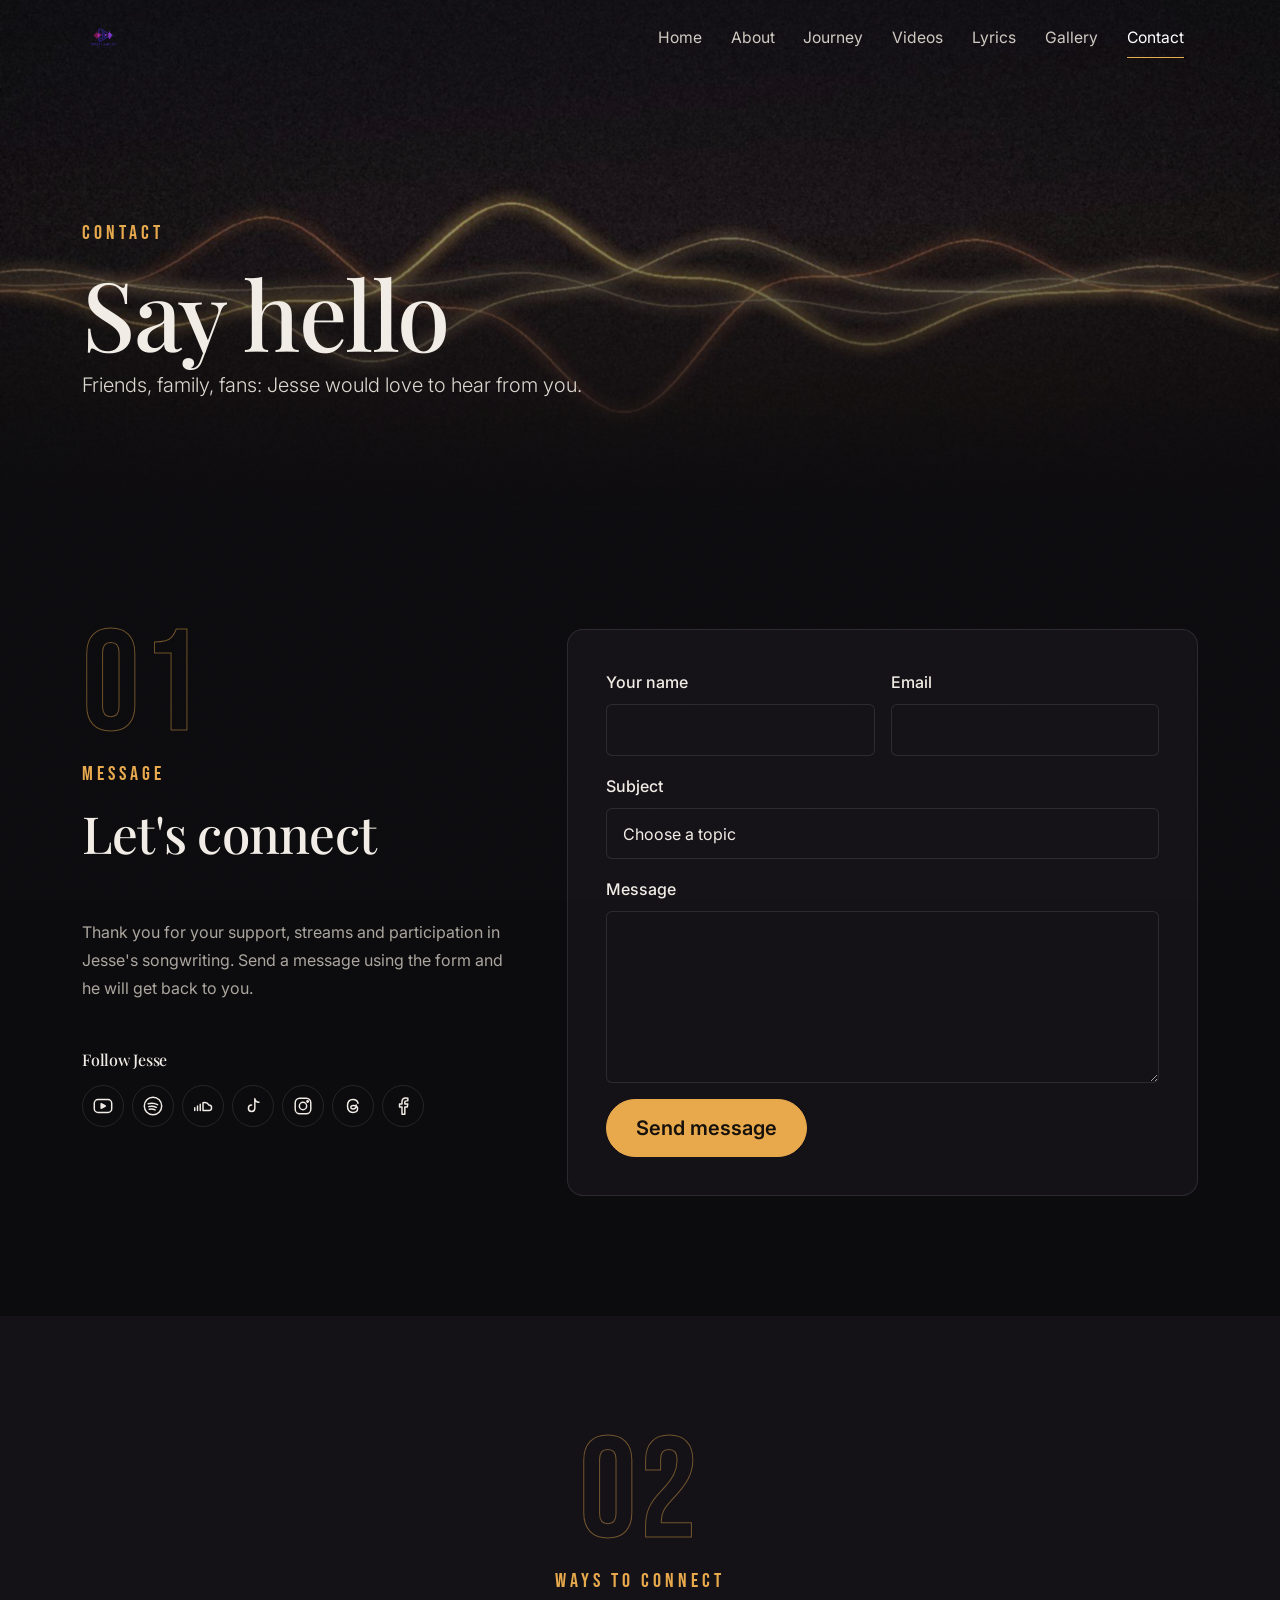
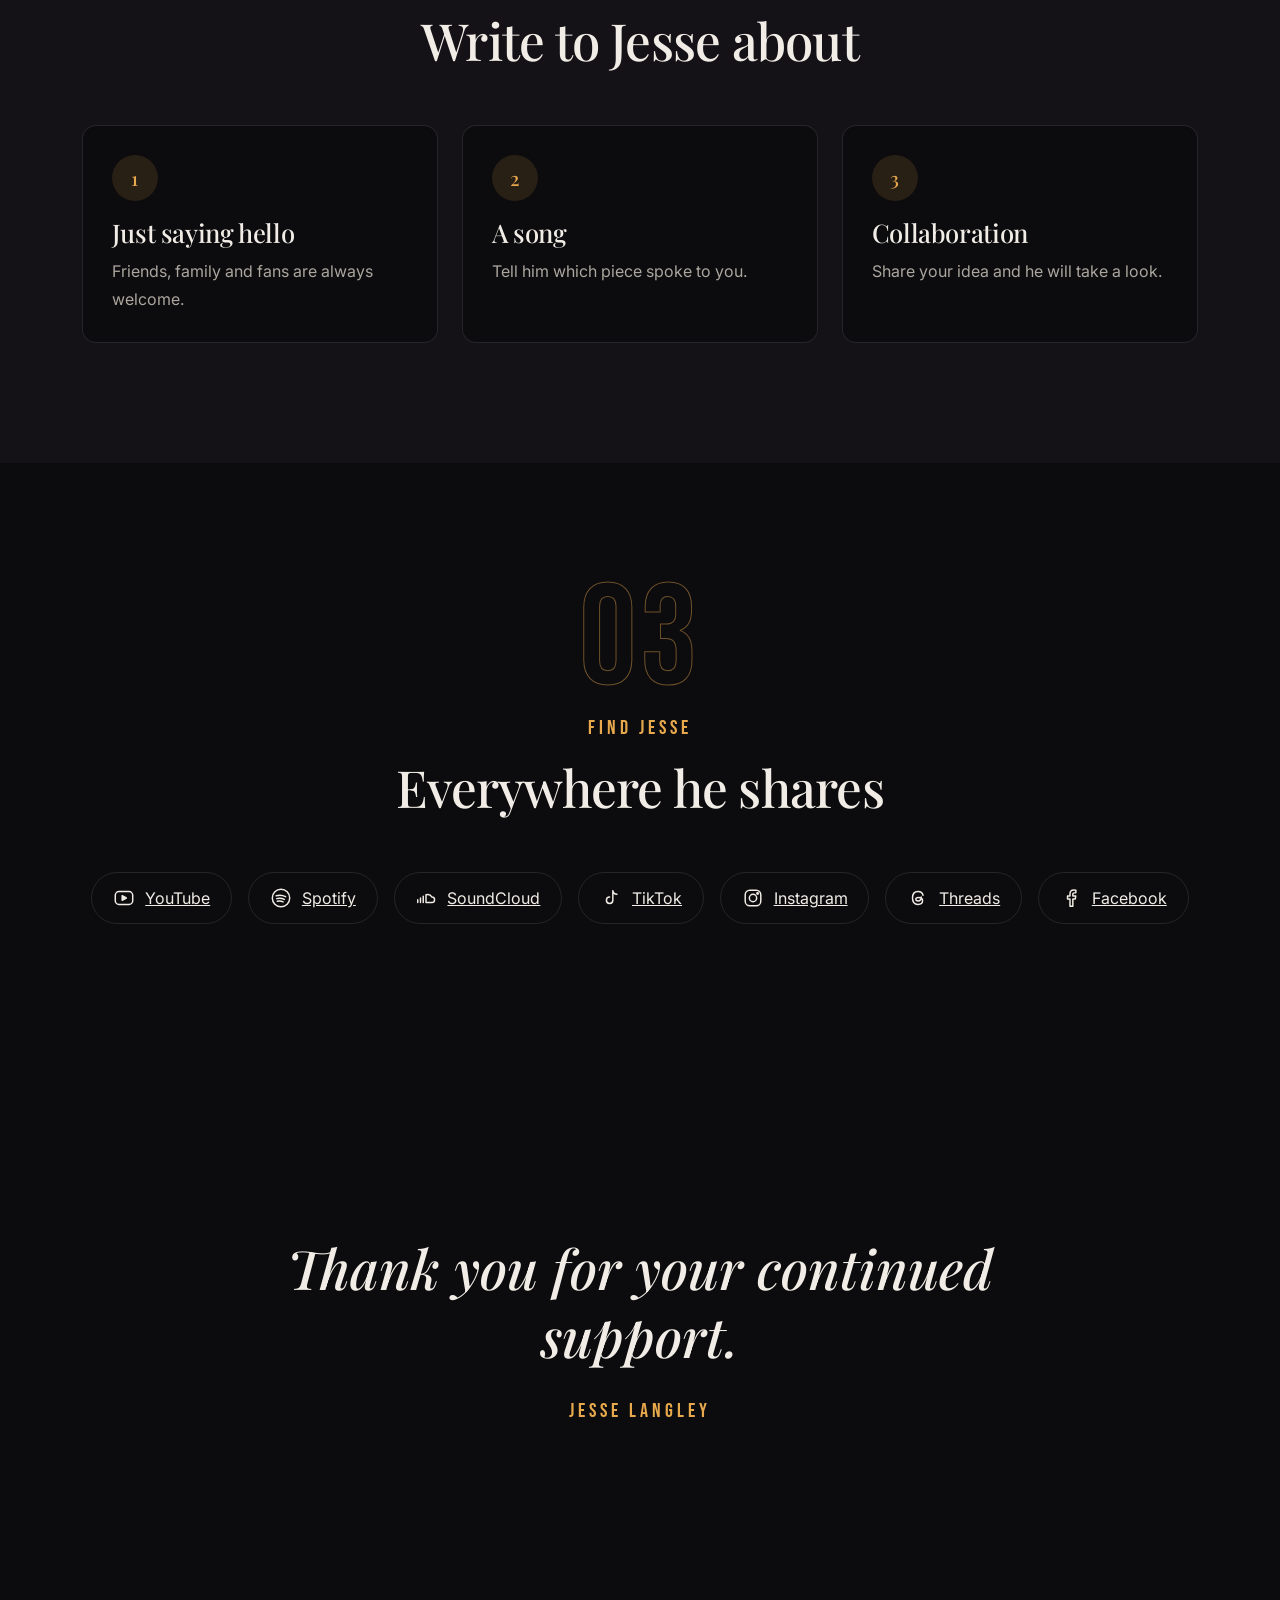
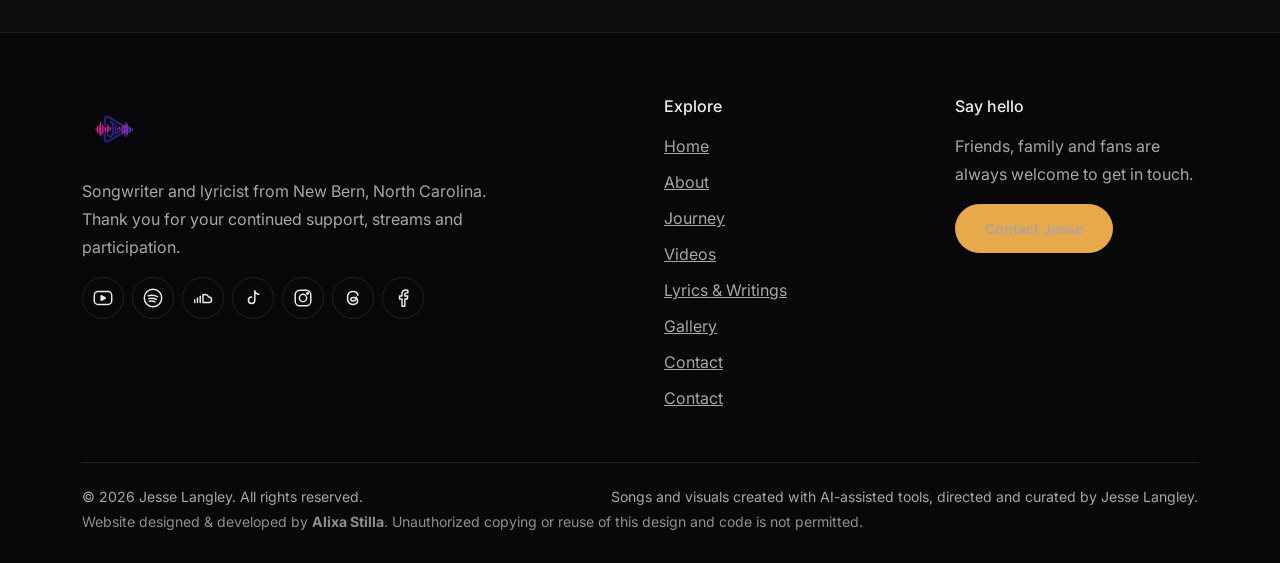
<file: contact.html>
<!DOCTYPE html>
<!-- Website designed and developed by SRM卝SAMIヅ. All rights reserved. -->
<html lang="en" data-bs-theme="dark">
<head>
<meta charset="utf-8"><meta name="viewport" content="width=device-width,initial-scale=1">
<title>Contact | Jesse Langley</title><meta name="description" content="Send a message to Jesse Langley. Friends, family and fans are always welcome."><meta name="theme-color" content="#0c0b0e">
<meta name="author" content="Alixa Stilla"><meta name="copyright" content="Website design and code Developer by Alixa Stilla">
<link rel="canonical" href="https://YOUR-USERNAME.github.io/YOUR-REPO/contact.html">
<meta property="og:type" content="website"><meta property="og:title" content="Contact | Jesse Langley"><meta property="og:description" content="Send a message to Jesse Langley. Friends, family and fans are always welcome."><meta property="og:image" content="https://YOUR-USERNAME.github.io/YOUR-REPO/assets/images/stock/bg-stage-lights.jpg">
<meta name="twitter:card" content="summary_large_image">
<link rel="icon" href="assets/images/Jesse%20Langley-JL%20Abstract%20Favicon%20Logo.png">
<link rel="preconnect" href="https://fonts.googleapis.com"><link rel="preconnect" href="https://fonts.gstatic.com" crossorigin>
<link href="https://fonts.googleapis.com/css2?family=Bebas+Neue&amp;family=Caveat:wght@500;700&amp;family=Inter:wght@400;500;600&amp;family=Playfair+Display:ital,wght@0,400;0,500;1,500&amp;display=swap" rel="stylesheet">
<link rel="stylesheet" href="assets/vendor/bootstrap.min.css"><link rel="stylesheet" href="assets/css/style.css">
</head>
<body>
<a class="skip" href="#main">Skip to content</a><div id="prog"></div>
<nav class="navbar navbar-expand-lg fixed-top" id="nav" aria-label="Main"><div class="container">
<a class="navbar-brand" href="index.html" aria-label="Jesse Langley, home"><img data-logo="logoHeader" alt=""><span class="brand-txt">Jesse <em>Langley</em></span></a>
<button class="navbar-toggler" type="button" data-bs-toggle="collapse" data-bs-target="#menu" aria-controls="menu" aria-expanded="false" aria-label="Toggle navigation"><span class="navbar-toggler-icon"></span></button>
<div class="collapse navbar-collapse" id="menu"><ul class="navbar-nav ms-auto"><li class="nav-item"><a class="nav-link" href="index.html">Home</a></li><li class="nav-item"><a class="nav-link" href="about.html">About</a></li><li class="nav-item"><a class="nav-link" href="journey.html">Journey</a></li><li class="nav-item"><a class="nav-link" href="videos.html">Videos</a></li><li class="nav-item"><a class="nav-link" href="lyrics.html">Lyrics</a></li><li class="nav-item"><a class="nav-link" href="gallery.html">Gallery</a></li><li class="nav-item"><a class="nav-link active" href="contact.html" aria-current=page>Contact</a></li></ul></div></div></nav>
<main id="main">
<header class="page-hero" data-bg="heroContact"><div class="container"><p class="kicker">Contact</p><h1>Say hello</h1><p class="lead" style="max-width:40rem">Friends, family, fans: Jesse would love to hear from you.</p></div></header>
<section class="sec"><div class="container"><div class="row g-5"><div class="col-lg-5" data-rv><div class="sec-head" data-rv><span class="chap" aria-hidden="true">01</span><p class="kicker">Message</p><h2>Let's connect</h2></div>
<p class="mut">Thank you for your support, streams and participation in Jesse's songwriting. Send a message using the form and he will get back to you.</p>
<h3 class="h6 mt-5 mb-3">Follow Jesse</h3><div class="d-flex flex-wrap gap-2" data-social></div></div>
<div class="col-lg-7" data-rv><div class="contact-card">
<form id="contactForm" action="https://formspree.io/f/mdeejynv" method="POST" novalidate>
<div class="row g-3"><div class="col-md-6"><label class="form-label" for="name">Your name</label><input class="form-control" id="name" name="name" required autocomplete="name"><div class="invalid-feedback">Please enter your name.</div></div>
<div class="col-md-6"><label class="form-label" for="email">Email</label><input class="form-control" id="email" name="email" type="email" required autocomplete="email"><div class="invalid-feedback">Please enter a valid email address.</div></div>
<div class="col-12"><label class="form-label" for="subject">Subject</label><select class="form-select" id="subject" name="subject" required><option value="">Choose a topic</option><option>Just saying hello</option><option>Collaboration</option><option>About a song</option><option>Other</option></select><div class="invalid-feedback">Please choose a topic.</div></div>
<div class="col-12"><label class="form-label" for="message">Message</label><textarea class="form-control" id="message" name="message" rows="6" required minlength="10"></textarea><div class="invalid-feedback">Please write at least 10 characters.</div></div>
<div class="hp" aria-hidden="true"><label>Leave empty <input id="website" name="_gotcha" tabindex="-1" autocomplete="off"></label></div>
<div class="col-12"><button class="btn btn-gold btn-lg" type="submit">Send message</button><p class="text-danger mt-3 mb-0" id="formBad" role="alert" hidden>Your message did not send. Please try again in a moment.</p></div></div></form>
<div class="form-ok" id="formOk" tabindex="-1" role="status" hidden><h3>Thank you</h3><p class="mb-0">Your message is in. Jesse will reply as soon as he can.</p></div></div></div></div></div></section>
<section class="sec sec-alt"><div class="container"><div class="sec-head text-center" data-rv><span class="chap" aria-hidden="true">02</span><p class="kicker">Ways to connect</p><h2>Write to Jesse about</h2></div><div class="row g-4"><div class="col-md-6 col-lg-4" data-rv><div class="card-x"><div class=ico>1</div><h3>Just saying hello</h3><p>Friends, family and fans are always welcome.</p></div></div><div class="col-md-6 col-lg-4" data-rv><div class="card-x"><div class=ico>2</div><h3>A song</h3><p>Tell him which piece spoke to you.</p></div></div><div class="col-md-6 col-lg-4" data-rv><div class="card-x"><div class=ico>3</div><h3>Collaboration</h3><p>Share your idea and he will take a look.</p></div></div></div></div></section>
<section class="sec"><div class="container"><div class="sec-head text-center" data-rv><span class="chap" aria-hidden="true">03</span><p class="kicker">Find Jesse</p><h2>Everywhere he shares</h2></div><div class="d-flex flex-wrap justify-content-center gap-3" data-platforms data-rv></div></div></section>
<section class="band " data-bg="bandWave"><div class="container" data-rv><blockquote>Thank you for your continued support.</blockquote><p class="kicker mt-4">Jesse Langley</p></div></section>
</main>
<footer class="ftr"><div class="container"><div class="row g-5">
<div class="col-lg-5"><a href="index.html" aria-label="Jesse Langley, home"><img data-logo="logoFooter" alt="Jesse Langley logo"></a><p class="mut mt-3" style="max-width:30rem">Songwriter and lyricist from New Bern, North Carolina. Thank you for your continued support, streams and participation.</p><div class="d-flex flex-wrap gap-2" data-social></div></div>
<div class="col-6 col-lg-3 offset-lg-1"><h4 class="h6 mb-3">Explore</h4><ul><li><a href="index.html">Home</a></li><li><a href="about.html">About</a></li><li><a href="journey.html">Journey</a></li><li><a href="videos.html">Videos</a></li><li><a href="lyrics.html">Lyrics &amp; Writings</a></li><li><a href="gallery.html">Gallery</a></li><li><a href="contact.html">Contact</a></li><li><a href="contact.html">Contact</a></li></ul></div>
<div class="col-6 col-lg-3"><h4 class="h6 mb-3">Say hello</h4><p class="mut">Friends, family and fans are always welcome to get in touch.</p><a class="btn btn-gold btn-sm" href="contact.html">Contact Jesse</a></div></div>
<div class="bot d-flex flex-wrap justify-content-between gap-2"><span>&copy; <span id="yr"></span> Jesse Langley. All rights reserved.</span><span>Songs and visuals created with AI-assisted tools, directed and curated by Jesse Langley.</span></div>
<div class="bot border-0 mt-0 pt-0 credit">Website designed &amp; developed by <strong lang="ja">Alixa Stilla</strong>. Unauthorized copying or reuse of this design and code is not permitted.</div></div></footer>
<button id="totop" aria-label="Back to top" hidden><svg viewBox="0 0 24 24" width="20" height="20" fill="none" stroke="currentColor" stroke-width="2" stroke-linecap="round" stroke-linejoin="round" aria-hidden="true"><path d="M6 14l6-6 6 6"/></svg></button>
<div class="modal fade" id="ytModal" tabindex="-1" aria-labelledby="ytTitle" aria-hidden="true"><div class="modal-dialog modal-dialog-centered" style="max-width:min(400px,calc((100svh - 130px)*.5625))"><div class="modal-content">
<div class="modal-header border-0 py-2"><h2 class="modal-title fs-6 fd" id="ytTitle"></h2><button type="button" class="btn-close" data-bs-dismiss="modal" aria-label="Close"></button></div>
<div class="modal-body"><div class="ratio ratio-9x16"><iframe id="ytFrame" title="YouTube Short" allow="autoplay; encrypted-media; picture-in-picture; fullscreen" allowfullscreen></iframe></div></div>
<div class="modal-footer border-0 justify-content-center py-2"><a id="ytLink" class="btn btn-outline-light btn-sm" href="#" target="_blank" rel="noopener">Watch on YouTube</a></div></div></div></div>
<div class="modal fade" id="lbModal" tabindex="-1" aria-label="Photo viewer" aria-hidden="true"><div class="modal-dialog modal-dialog-centered modal-xl"><div class="modal-content">
<button type="button" class="btn-close btn-close-white ms-auto mb-2" data-bs-dismiss="modal" aria-label="Close"></button>
<div class="modal-body"><img id="lbImg" alt=""><button id="lbPrev" class="lb-nav" aria-label="Previous photo">&lsaquo;</button><button id="lbNext" class="lb-nav" aria-label="Next photo">&rsaquo;</button>
<p class="mt-3 mb-0 fd fs-5" id="lbCap"></p><p class="mut small" id="lbN" aria-live="polite"></p></div></div></div></div>
<div class="modal fade" id="lyrModal" tabindex="-1" aria-labelledby="lyrTitle" aria-hidden="true"><div class="modal-dialog modal-dialog-centered modal-dialog-scrollable"><div class="modal-content">
<div class="modal-header border-0 pb-0"><span class="ptag ms-4" id="lyrTheme"></span><button type="button" class="btn-close" data-bs-dismiss="modal" aria-label="Close"></button></div>
<div class="modal-body"><h2 id="lyrTitle"></h2><div id="lyrBody"></div></div></div></div></div>
<script src="assets/vendor/bootstrap.bundle.min.js"></script><script src="assets/js/config.js"></script><script>document.getElementById("yr").textContent=new Date().getFullYear()</script><script src="assets/js/main.js"></script>
</body></html>
</file>
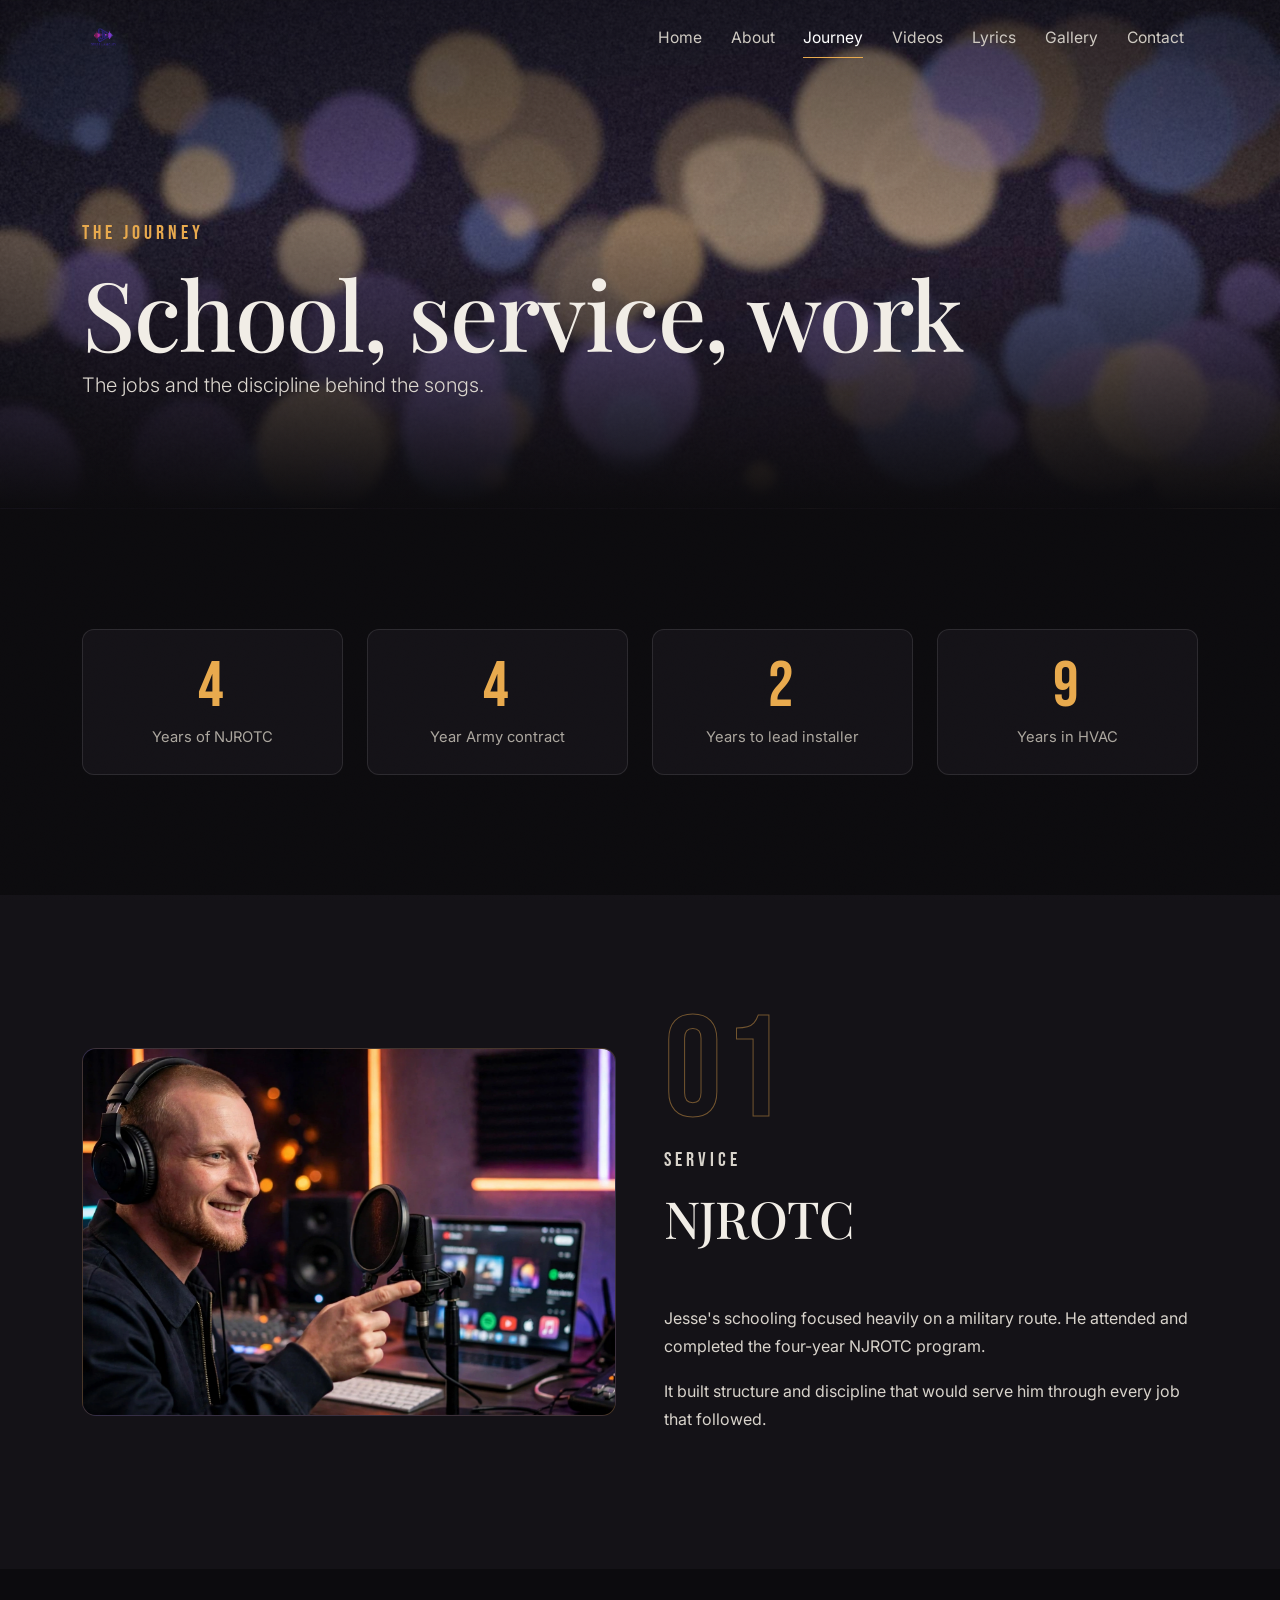
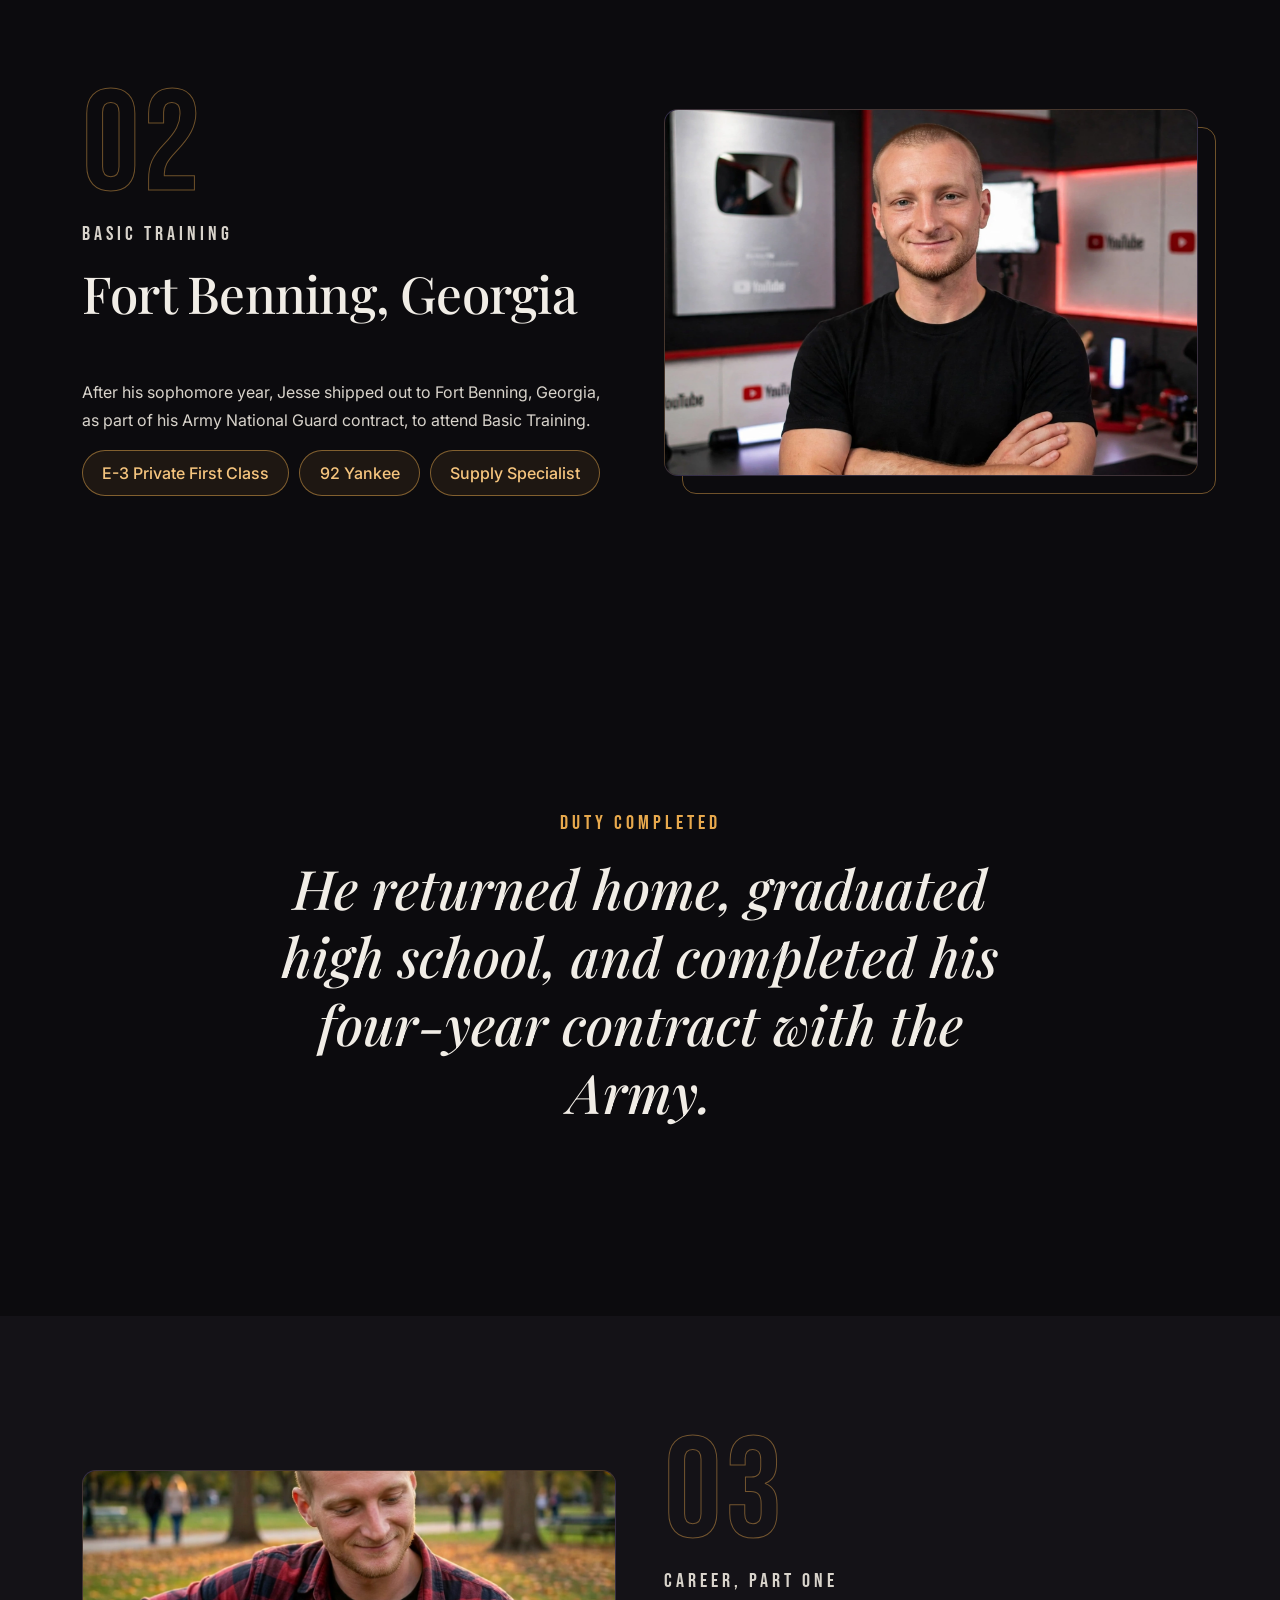
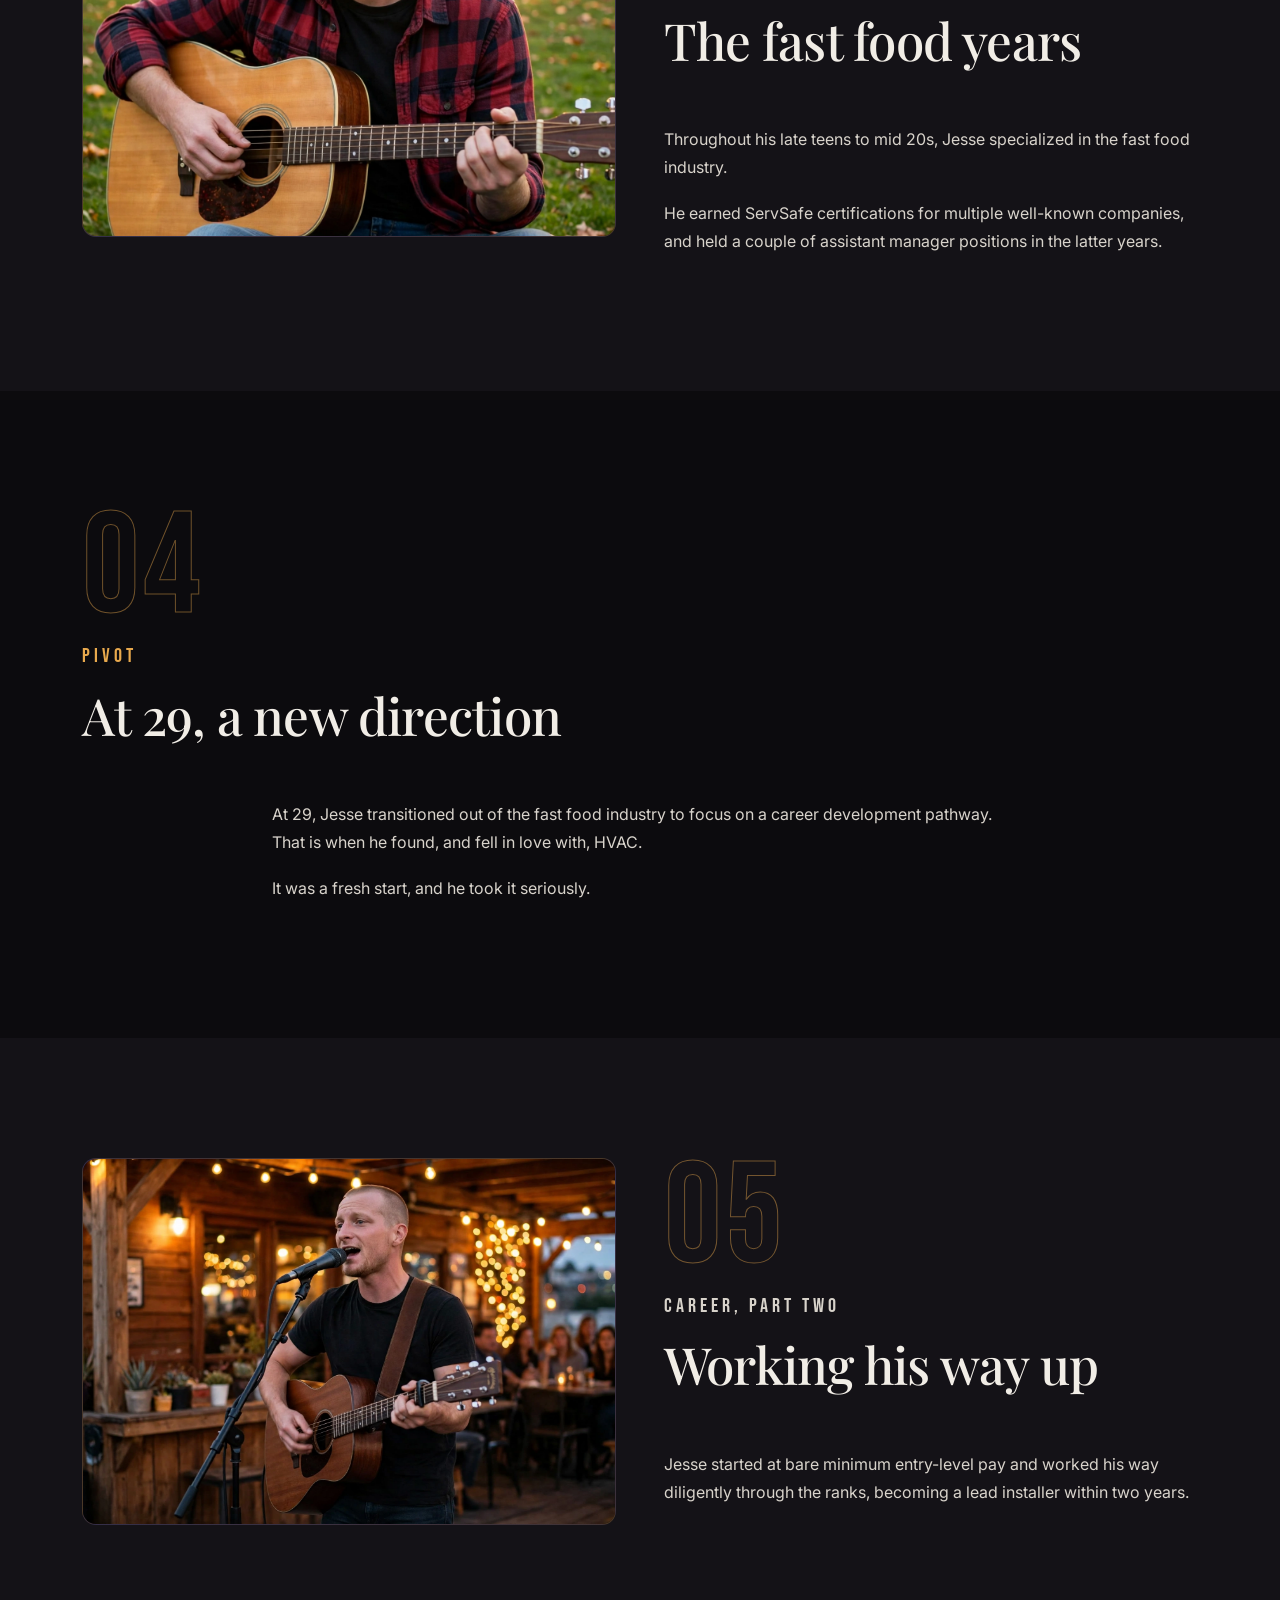
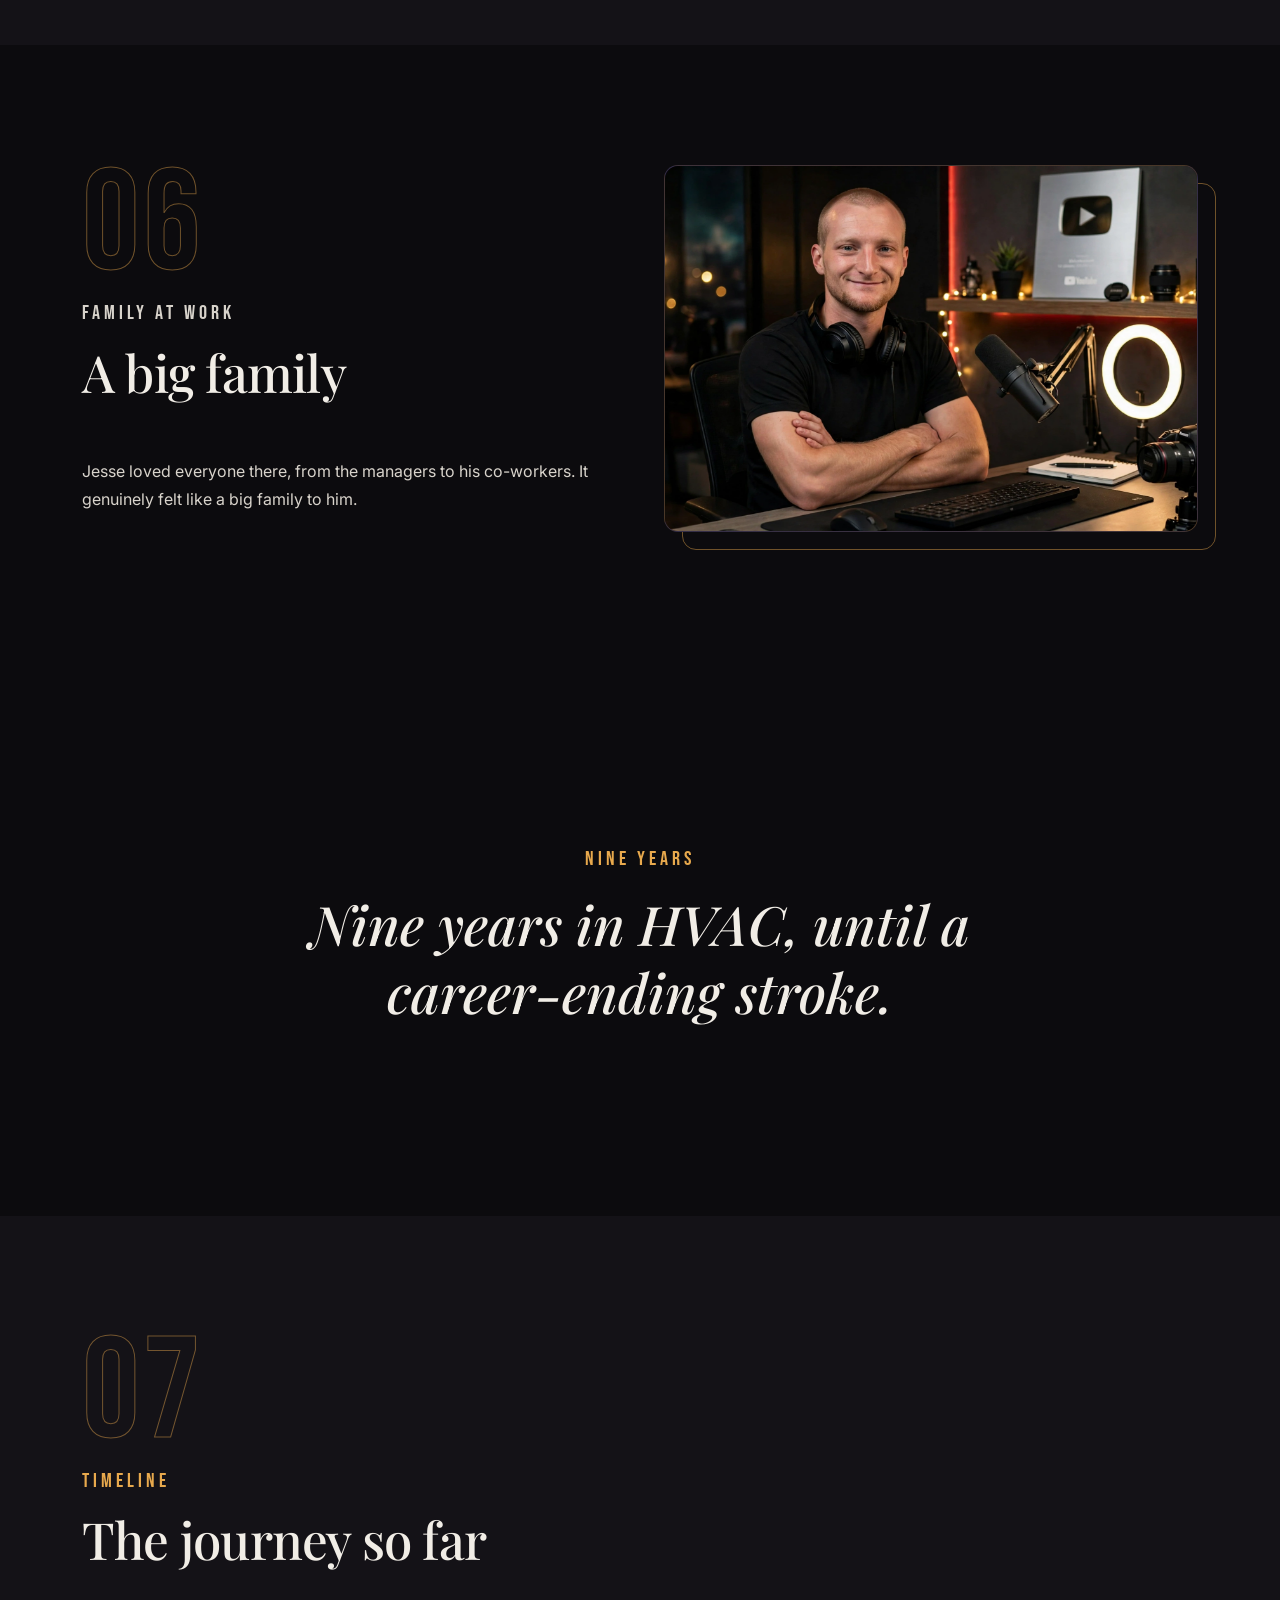
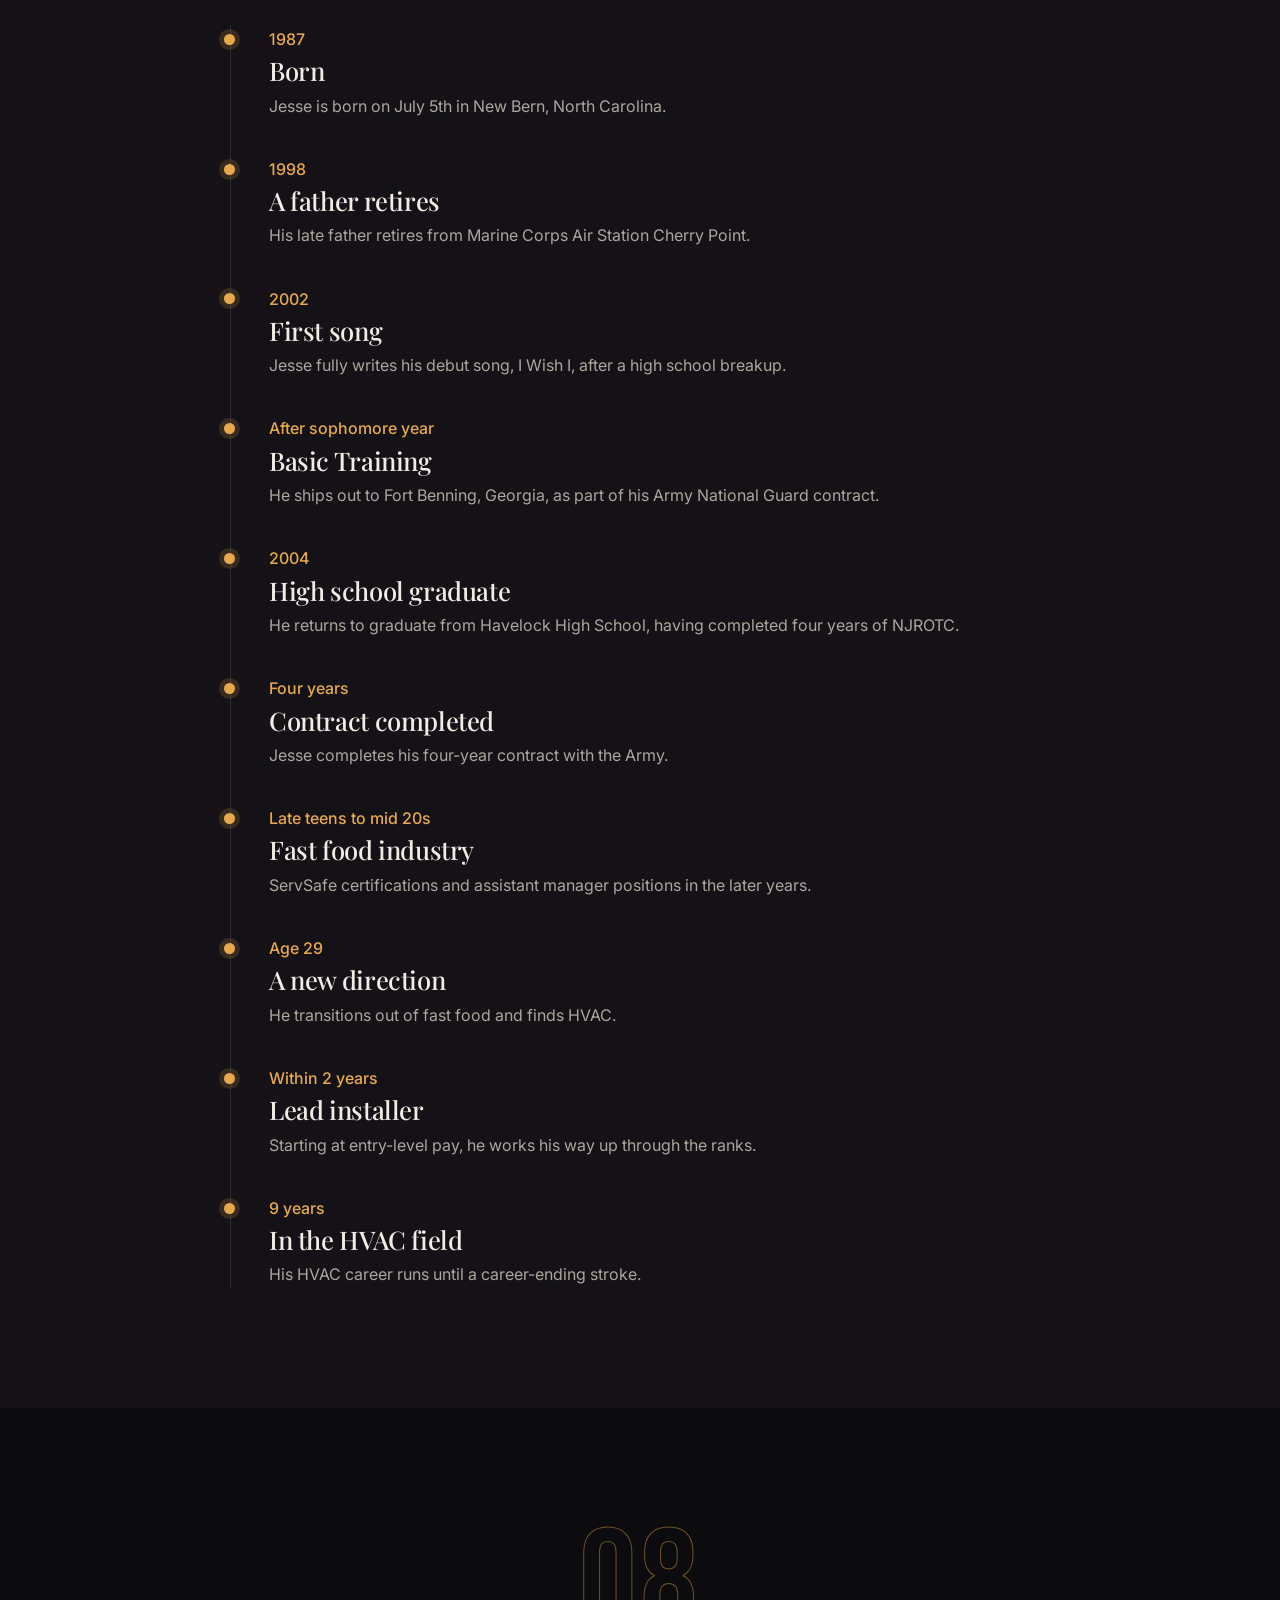
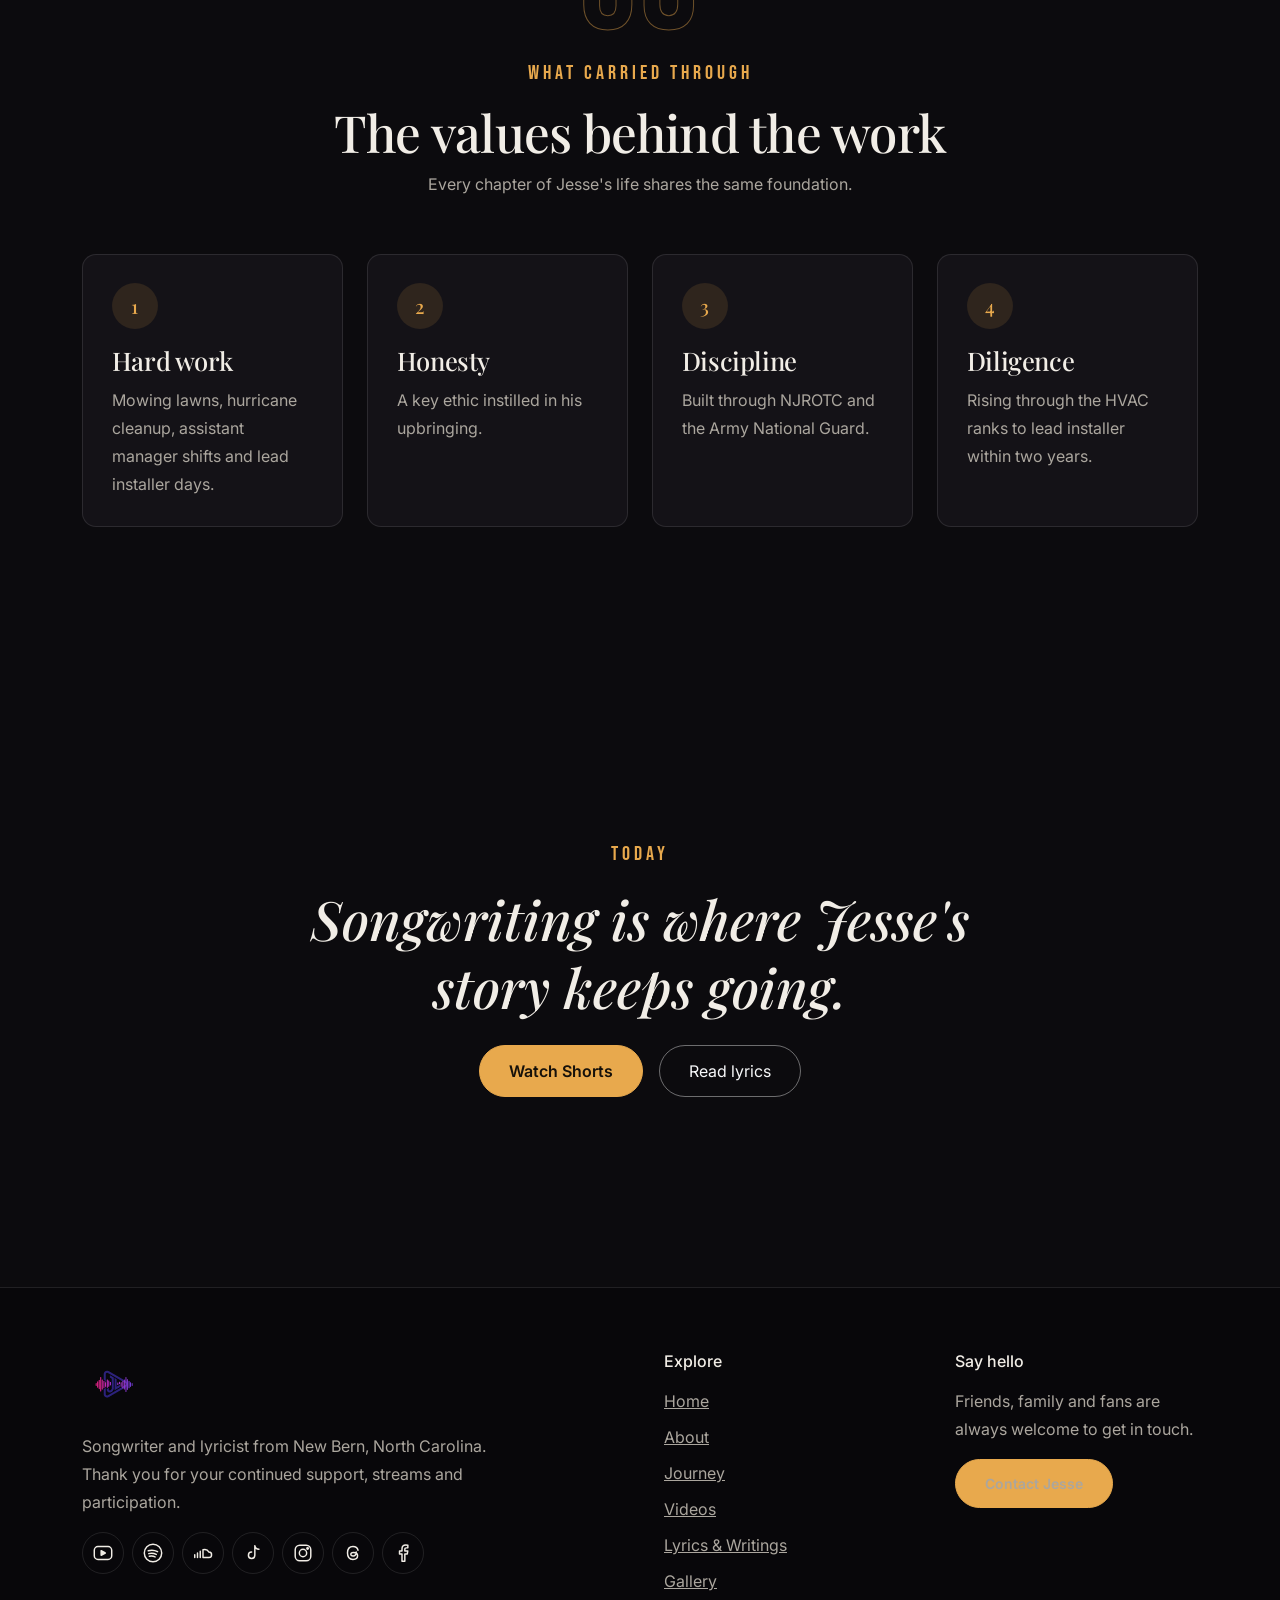
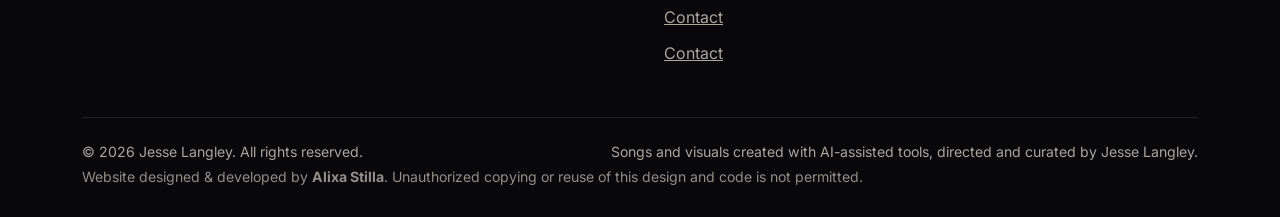
<file: journey.html>
<!DOCTYPE html>
<!-- Website designed and developed by SRM卝SAMIヅ. All rights reserved. -->
<html lang="en" data-bs-theme="dark">
<head>
<meta charset="utf-8"><meta name="viewport" content="width=device-width,initial-scale=1">
<title>Jesse's Journey | Service, Career and Songwriting</title><meta name="description" content="From NJROTC and the Army National Guard to fast food leadership and nine years in HVAC: Jesse Langley's journey."><meta name="theme-color" content="#0c0b0e">
<meta name="author" content="Alixa Stilla"><meta name="copyright" content="Website design and code Developer by Alixa Stilla">
<link rel="canonical" href="https://YOUR-USERNAME.github.io/YOUR-REPO/journey.html">
<meta property="og:type" content="website"><meta property="og:title" content="Jesse's Journey | Service, Career and Songwriting"><meta property="og:description" content="From NJROTC and the Army National Guard to fast food leadership and nine years in HVAC: Jesse Langley's journey."><meta property="og:image" content="https://YOUR-USERNAME.github.io/YOUR-REPO/assets/images/stock/bg-stage-lights.jpg">
<meta name="twitter:card" content="summary_large_image">
<link rel="icon" href="assets/images/Jesse%20Langley-JL%20Abstract%20Favicon%20Logo.png">
<link rel="preconnect" href="https://fonts.googleapis.com"><link rel="preconnect" href="https://fonts.gstatic.com" crossorigin>
<link href="https://fonts.googleapis.com/css2?family=Bebas+Neue&amp;family=Caveat:wght@500;700&amp;family=Inter:wght@400;500;600&amp;family=Playfair+Display:ital,wght@0,400;0,500;1,500&amp;display=swap" rel="stylesheet">
<link rel="stylesheet" href="assets/vendor/bootstrap.min.css"><link rel="stylesheet" href="assets/css/style.css">
</head>
<body>
<a class="skip" href="#main">Skip to content</a><div id="prog"></div>
<nav class="navbar navbar-expand-lg fixed-top" id="nav" aria-label="Main"><div class="container">
<a class="navbar-brand" href="index.html" aria-label="Jesse Langley, home"><img data-logo="logoHeader" alt=""><span class="brand-txt">Jesse <em>Langley</em></span></a>
<button class="navbar-toggler" type="button" data-bs-toggle="collapse" data-bs-target="#menu" aria-controls="menu" aria-expanded="false" aria-label="Toggle navigation"><span class="navbar-toggler-icon"></span></button>
<div class="collapse navbar-collapse" id="menu"><ul class="navbar-nav ms-auto"><li class="nav-item"><a class="nav-link" href="index.html">Home</a></li><li class="nav-item"><a class="nav-link" href="about.html">About</a></li><li class="nav-item"><a class="nav-link active" href="journey.html" aria-current=page>Journey</a></li><li class="nav-item"><a class="nav-link" href="videos.html">Videos</a></li><li class="nav-item"><a class="nav-link" href="lyrics.html">Lyrics</a></li><li class="nav-item"><a class="nav-link" href="gallery.html">Gallery</a></li><li class="nav-item"><a class="nav-link" href="contact.html">Contact</a></li></ul></div></div></nav>
<main id="main">
<header class="page-hero" data-bg="heroJourney"><div class="container"><p class="kicker">The journey</p><h1>School, service, work</h1><p class="lead" style="max-width:40rem">The jobs and the discipline behind the songs.</p></div></header>
<section class="sec"><div class="container"><div class="row g-3 g-lg-4"><div class="col-6 col-lg-3" data-rv><div class="stat"><b>4</b><span>Years of NJROTC</span></div></div><div class="col-6 col-lg-3" data-rv><div class="stat"><b>4</b><span>Year Army contract</span></div></div><div class="col-6 col-lg-3" data-rv><div class="stat"><b>2</b><span>Years to lead installer</span></div></div><div class="col-6 col-lg-3" data-rv><div class="stat"><b>9</b><span>Years in HVAC</span></div></div></div></div></section>
<section class="sec sec-alt"><div class="container"><div class="row align-items-center g-5"><div class="col-lg-6" data-rv><div class="frame-off"><div class="frame wide"><img data-img="military" alt="Jesse in service" loading="lazy"></div></div></div><div class="col-lg-6 prose" data-rv><div class="sec-head" data-rv><span class="chap" aria-hidden="true">01</span><p class="kicker">Service</p><h2>NJROTC</h2></div><p>Jesse's schooling focused heavily on a military route. He attended and completed the four-year NJROTC program.</p><p>It built structure and discipline that would serve him through every job that followed.</p></div></div></div></section>
<section class="sec"><div class="container"><div class="row align-items-center g-5"><div class="col-lg-6 order-lg-2" data-rv><div class="frame-off"><div class="frame wide"><img data-img="basic" alt="Basic Training" loading="lazy"></div></div></div><div class="col-lg-6 order-lg-1 prose" data-rv><div class="sec-head" data-rv><span class="chap" aria-hidden="true">02</span><p class="kicker">Basic Training</p><h2>Fort Benning, Georgia</h2></div><p>After his sophomore year, Jesse shipped out to Fort Benning, Georgia, as part of his Army National Guard contract, to attend Basic Training.</p><div class="chips"><span class="chip">E-3 Private First Class</span><span class="chip">92 Yankee</span><span class="chip">Supply Specialist</span></div></div></div></div></section>
<section class="band " data-bg="bandCity"><div class="container" data-rv><p class="kicker">Duty completed</p><blockquote>He returned home, graduated high school, and completed his four-year contract with the Army.</blockquote></div></section>
<section class="sec sec-alt"><div class="container"><div class="row align-items-center g-5"><div class="col-lg-6" data-rv><div class="frame-off"><div class="frame wide"><img data-img="fastfood" alt="Fast food career" loading="lazy"></div></div></div><div class="col-lg-6 prose" data-rv><div class="sec-head" data-rv><span class="chap" aria-hidden="true">03</span><p class="kicker">Career, part one</p><h2>The fast food years</h2></div><p>Throughout his late teens to mid 20s, Jesse specialized in the fast food industry.</p><p>He earned ServSafe certifications for multiple well-known companies, and held a couple of assistant manager positions in the latter years.</p></div></div></div></section>
<section class="sec"><div class="container"><div class="sec-head" data-rv><span class="chap" aria-hidden="true">04</span><p class="kicker">Pivot</p><h2>At 29, a new direction</h2></div><div class="row justify-content-center"><div class="col-lg-8 prose" data-rv><p>At 29, Jesse transitioned out of the fast food industry to focus on a career development pathway. That is when he found, and fell in love with, HVAC.</p><p>It was a fresh start, and he took it seriously.</p></div></div></div></section>
<section class="sec sec-alt"><div class="container"><div class="row align-items-center g-5"><div class="col-lg-6" data-rv><div class="frame-off"><div class="frame wide"><img data-img="hvac" alt="HVAC work" loading="lazy"></div></div></div><div class="col-lg-6 prose" data-rv><div class="sec-head" data-rv><span class="chap" aria-hidden="true">05</span><p class="kicker">Career, part two</p><h2>Working his way up</h2></div><p>Jesse started at bare minimum entry-level pay and worked his way diligently through the ranks, becoming a lead installer within two years.</p></div></div></div></section>
<section class="sec"><div class="container"><div class="row align-items-center g-5"><div class="col-lg-6 order-lg-2" data-rv><div class="frame-off"><div class="frame wide"><img data-img="hvac2" alt="HVAC crew" loading="lazy"></div></div></div><div class="col-lg-6 order-lg-1 prose" data-rv><div class="sec-head" data-rv><span class="chap" aria-hidden="true">06</span><p class="kicker">Family at work</p><h2>A big family</h2></div><p>Jesse loved everyone there, from the managers to his co-workers. It genuinely felt like a big family to him.</p></div></div></div></section>
<section class="band " data-bg="bandHaze"><div class="container" data-rv><p class="kicker">Nine years</p><blockquote>Nine years in HVAC, until a career-ending stroke.</blockquote></div></section>
<section class="sec sec-alt"><div class="container"><div class="sec-head" data-rv><span class="chap" aria-hidden="true">07</span><p class="kicker">Timeline</p><h2>The journey so far</h2></div><ol class="tl mx-auto"><li data-rv><b>1987</b><h3>Born</h3><p>Jesse is born on July 5th in New Bern, North Carolina.</p></li><li data-rv><b>1998</b><h3>A father retires</h3><p>His late father retires from Marine Corps Air Station Cherry Point.</p></li><li data-rv><b>2002</b><h3>First song</h3><p>Jesse fully writes his debut song, I Wish I, after a high school breakup.</p></li><li data-rv><b>After sophomore year</b><h3>Basic Training</h3><p>He ships out to Fort Benning, Georgia, as part of his Army National Guard contract.</p></li><li data-rv><b>2004</b><h3>High school graduate</h3><p>He returns to graduate from Havelock High School, having completed four years of NJROTC.</p></li><li data-rv><b>Four years</b><h3>Contract completed</h3><p>Jesse completes his four-year contract with the Army.</p></li><li data-rv><b>Late teens to mid 20s</b><h3>Fast food industry</h3><p>ServSafe certifications and assistant manager positions in the later years.</p></li><li data-rv><b>Age 29</b><h3>A new direction</h3><p>He transitions out of fast food and finds HVAC.</p></li><li data-rv><b>Within 2 years</b><h3>Lead installer</h3><p>Starting at entry-level pay, he works his way up through the ranks.</p></li><li data-rv><b>9 years</b><h3>In the HVAC field</h3><p>His HVAC career runs until a career-ending stroke.</p></li></ol></div></section>
<section class="sec"><div class="container"><div class="sec-head text-center" data-rv><span class="chap" aria-hidden="true">08</span><p class="kicker">What carried through</p><h2>The values behind the work</h2><p class=mut>Every chapter of Jesse's life shares the same foundation.</p></div><div class="row g-4"><div class="col-md-6 col-lg-3" data-rv><div class="card-x"><div class=ico>1</div><h3>Hard work</h3><p>Mowing lawns, hurricane cleanup, assistant manager shifts and lead installer days.</p></div></div><div class="col-md-6 col-lg-3" data-rv><div class="card-x"><div class=ico>2</div><h3>Honesty</h3><p>A key ethic instilled in his upbringing.</p></div></div><div class="col-md-6 col-lg-3" data-rv><div class="card-x"><div class=ico>3</div><h3>Discipline</h3><p>Built through NJROTC and the Army National Guard.</p></div></div><div class="col-md-6 col-lg-3" data-rv><div class="card-x"><div class=ico>4</div><h3>Diligence</h3><p>Rising through the HVAC ranks to lead installer within two years.</p></div></div></div></div></section>
<section class="band " data-bg="bandWave"><div class="container" data-rv><p class="kicker">Today</p><blockquote>Songwriting is where Jesse's story keeps going.</blockquote><div class="d-flex flex-wrap gap-3 justify-content-center mt-4"><a class="btn btn-gold" href="videos.html">Watch Shorts</a><a class="btn btn-outline-light" href="lyrics.html">Read lyrics</a></div></div></section>
</main>
<footer class="ftr"><div class="container"><div class="row g-5">
<div class="col-lg-5"><a href="index.html" aria-label="Jesse Langley, home"><img data-logo="logoFooter" alt="Jesse Langley logo"></a><p class="mut mt-3" style="max-width:30rem">Songwriter and lyricist from New Bern, North Carolina. Thank you for your continued support, streams and participation.</p><div class="d-flex flex-wrap gap-2" data-social></div></div>
<div class="col-6 col-lg-3 offset-lg-1"><h4 class="h6 mb-3">Explore</h4><ul><li><a href="index.html">Home</a></li><li><a href="about.html">About</a></li><li><a href="journey.html">Journey</a></li><li><a href="videos.html">Videos</a></li><li><a href="lyrics.html">Lyrics &amp; Writings</a></li><li><a href="gallery.html">Gallery</a></li><li><a href="contact.html">Contact</a></li><li><a href="contact.html">Contact</a></li></ul></div>
<div class="col-6 col-lg-3"><h4 class="h6 mb-3">Say hello</h4><p class="mut">Friends, family and fans are always welcome to get in touch.</p><a class="btn btn-gold btn-sm" href="contact.html">Contact Jesse</a></div></div>
<div class="bot d-flex flex-wrap justify-content-between gap-2"><span>&copy; <span id="yr"></span> Jesse Langley. All rights reserved.</span><span>Songs and visuals created with AI-assisted tools, directed and curated by Jesse Langley.</span></div>
<div class="bot border-0 mt-0 pt-0 credit">Website designed &amp; developed by <strong lang="ja">Alixa Stilla</strong>. Unauthorized copying or reuse of this design and code is not permitted.</div></div></footer>
<button id="totop" aria-label="Back to top" hidden><svg viewBox="0 0 24 24" width="20" height="20" fill="none" stroke="currentColor" stroke-width="2" stroke-linecap="round" stroke-linejoin="round" aria-hidden="true"><path d="M6 14l6-6 6 6"/></svg></button>
<div class="modal fade" id="ytModal" tabindex="-1" aria-labelledby="ytTitle" aria-hidden="true"><div class="modal-dialog modal-dialog-centered" style="max-width:min(400px,calc((100svh - 130px)*.5625))"><div class="modal-content">
<div class="modal-header border-0 py-2"><h2 class="modal-title fs-6 fd" id="ytTitle"></h2><button type="button" class="btn-close" data-bs-dismiss="modal" aria-label="Close"></button></div>
<div class="modal-body"><div class="ratio ratio-9x16"><iframe id="ytFrame" title="YouTube Short" allow="autoplay; encrypted-media; picture-in-picture; fullscreen" allowfullscreen></iframe></div></div>
<div class="modal-footer border-0 justify-content-center py-2"><a id="ytLink" class="btn btn-outline-light btn-sm" href="#" target="_blank" rel="noopener">Watch on YouTube</a></div></div></div></div>
<div class="modal fade" id="lbModal" tabindex="-1" aria-label="Photo viewer" aria-hidden="true"><div class="modal-dialog modal-dialog-centered modal-xl"><div class="modal-content">
<button type="button" class="btn-close btn-close-white ms-auto mb-2" data-bs-dismiss="modal" aria-label="Close"></button>
<div class="modal-body"><img id="lbImg" alt=""><button id="lbPrev" class="lb-nav" aria-label="Previous photo">&lsaquo;</button><button id="lbNext" class="lb-nav" aria-label="Next photo">&rsaquo;</button>
<p class="mt-3 mb-0 fd fs-5" id="lbCap"></p><p class="mut small" id="lbN" aria-live="polite"></p></div></div></div></div>
<div class="modal fade" id="lyrModal" tabindex="-1" aria-labelledby="lyrTitle" aria-hidden="true"><div class="modal-dialog modal-dialog-centered modal-dialog-scrollable"><div class="modal-content">
<div class="modal-header border-0 pb-0"><span class="ptag ms-4" id="lyrTheme"></span><button type="button" class="btn-close" data-bs-dismiss="modal" aria-label="Close"></button></div>
<div class="modal-body"><h2 id="lyrTitle"></h2><div id="lyrBody"></div></div></div></div></div>
<script src="assets/vendor/bootstrap.bundle.min.js"></script><script src="assets/js/config.js"></script><script>document.getElementById("yr").textContent=new Date().getFullYear()</script><script src="assets/js/main.js"></script>
</body></html>
</file>
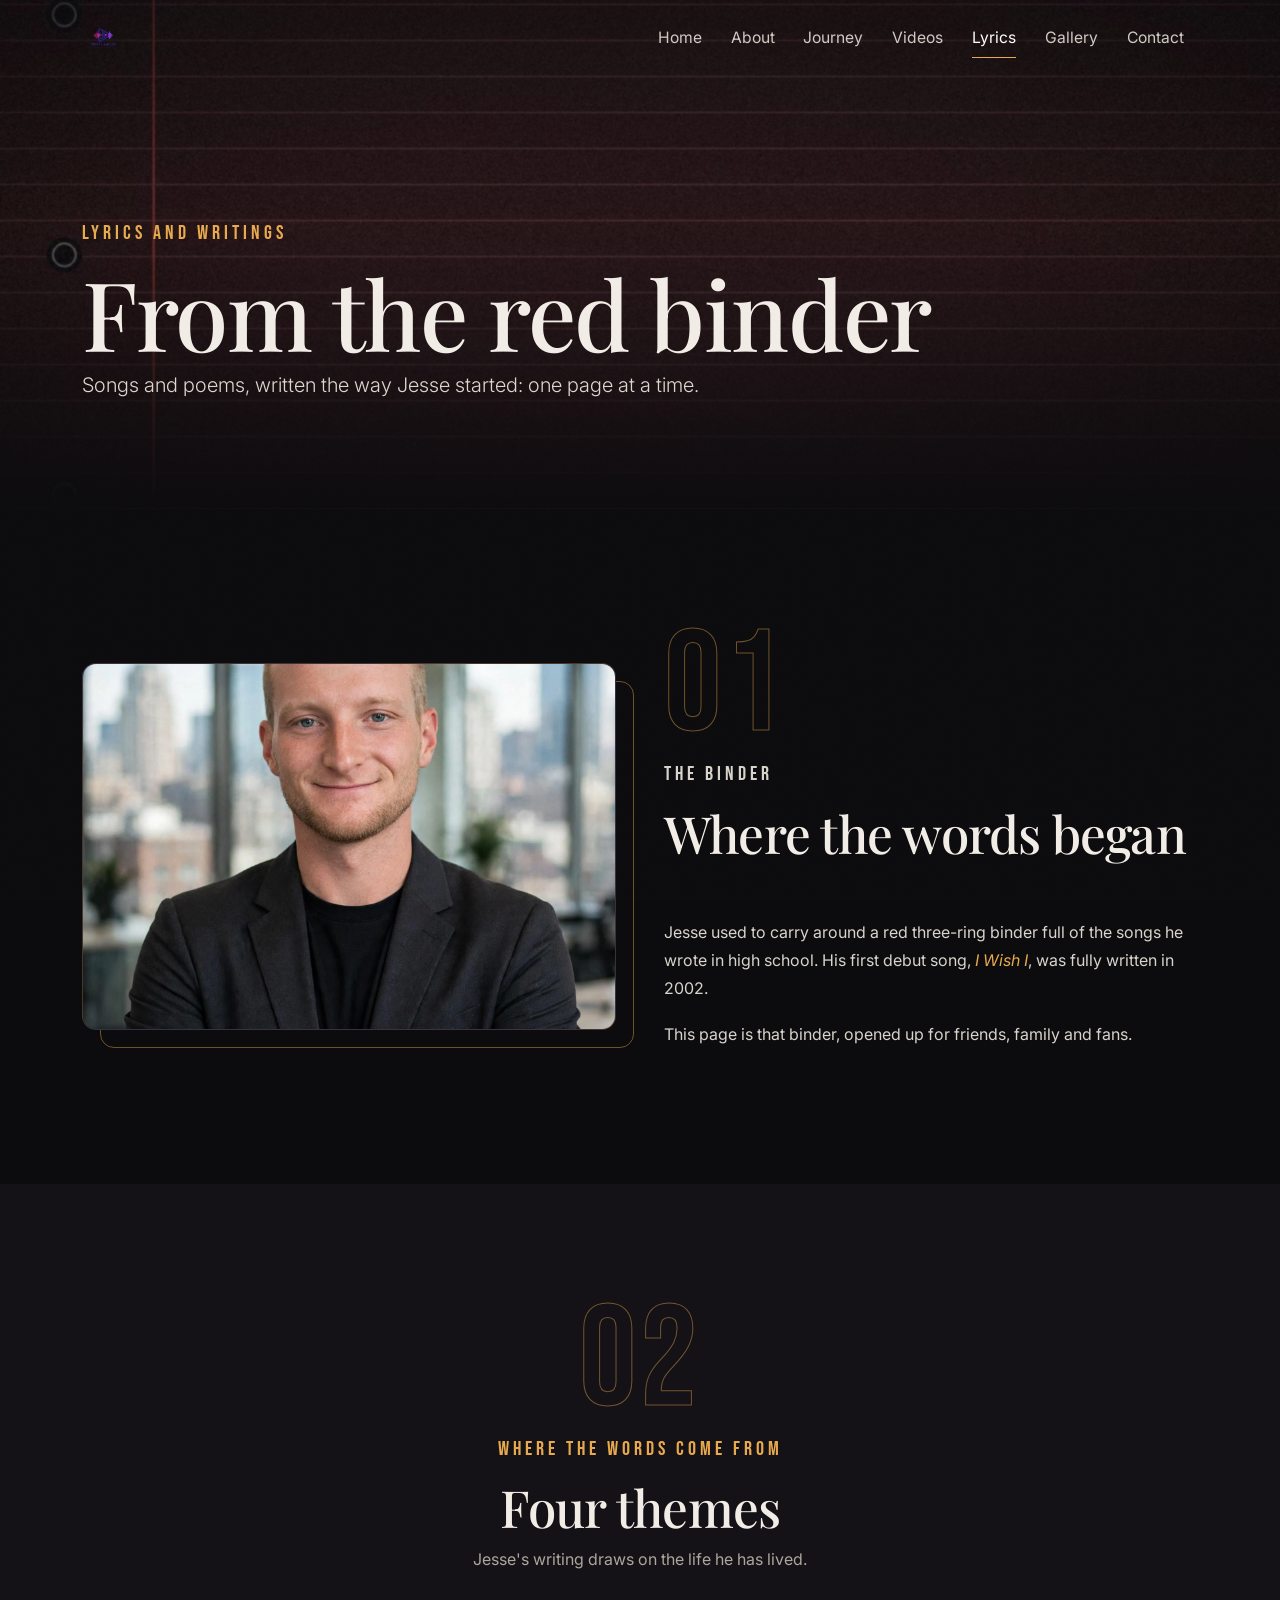
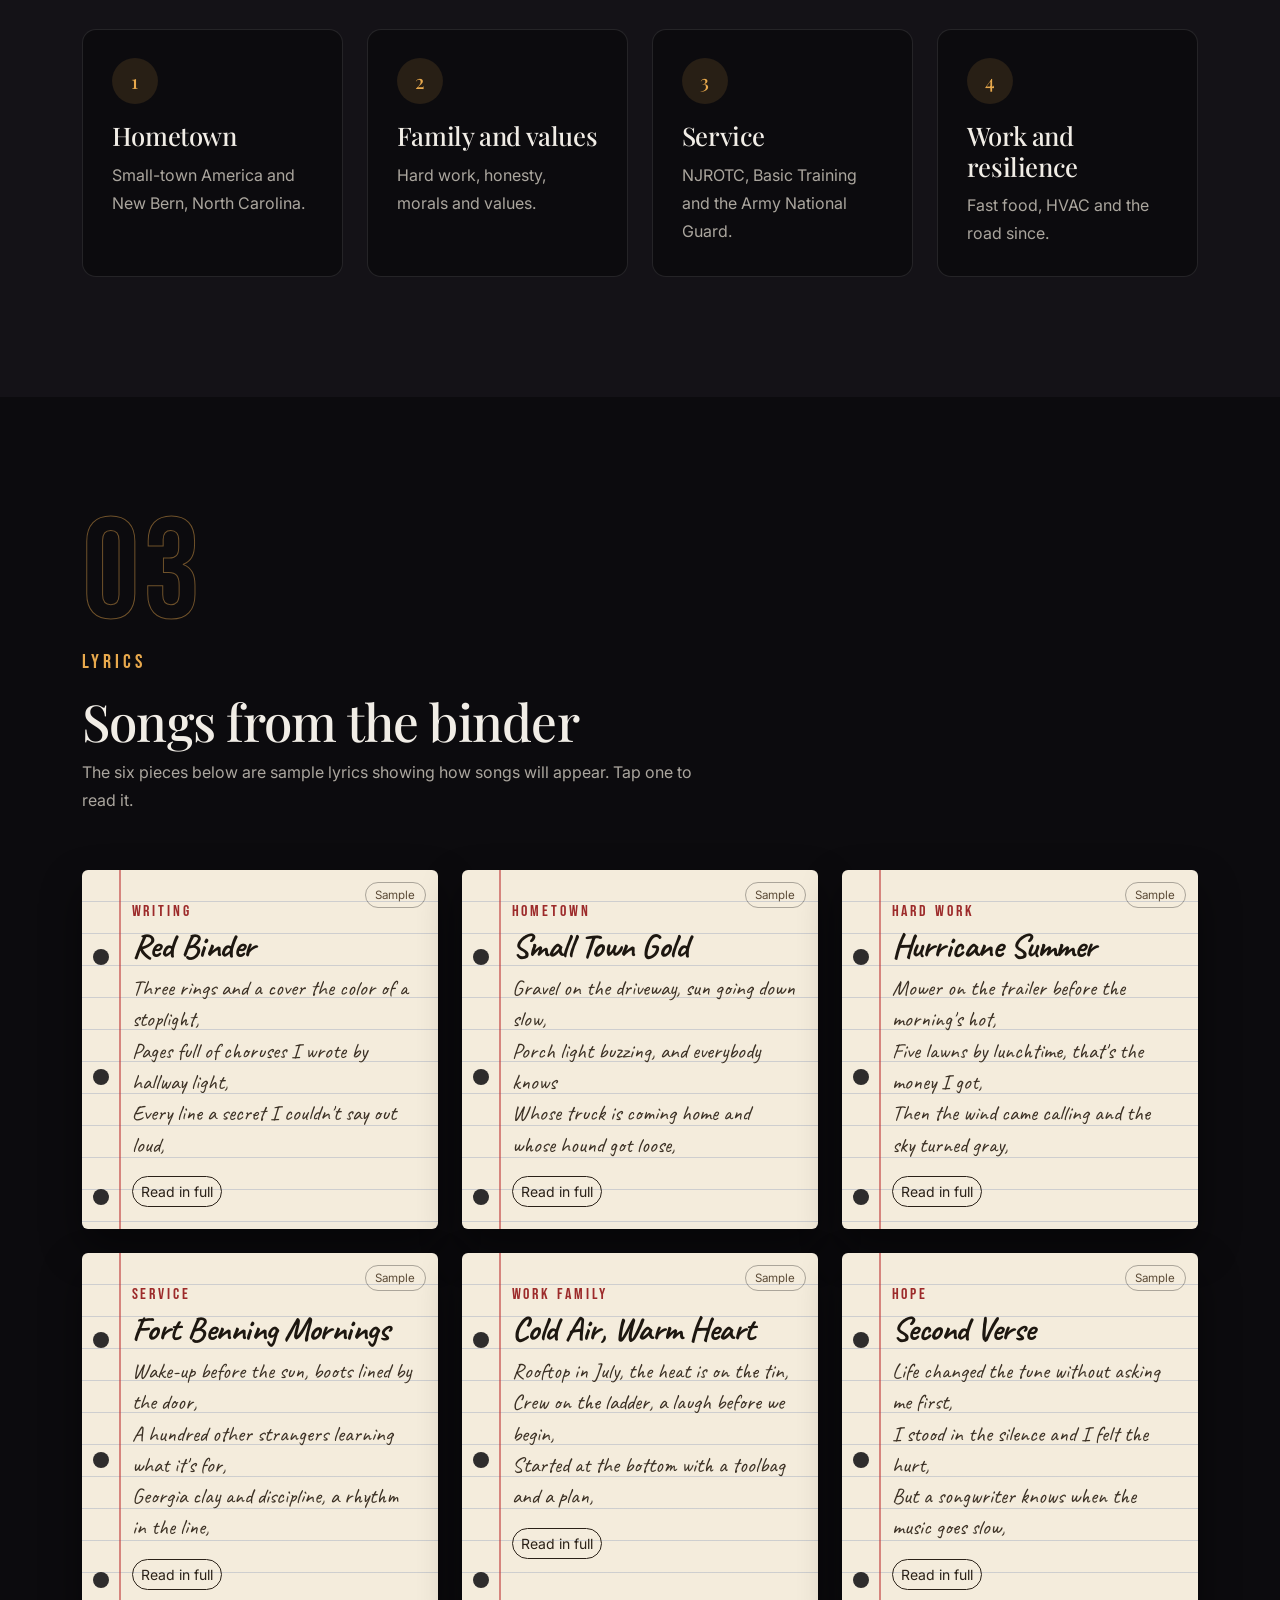
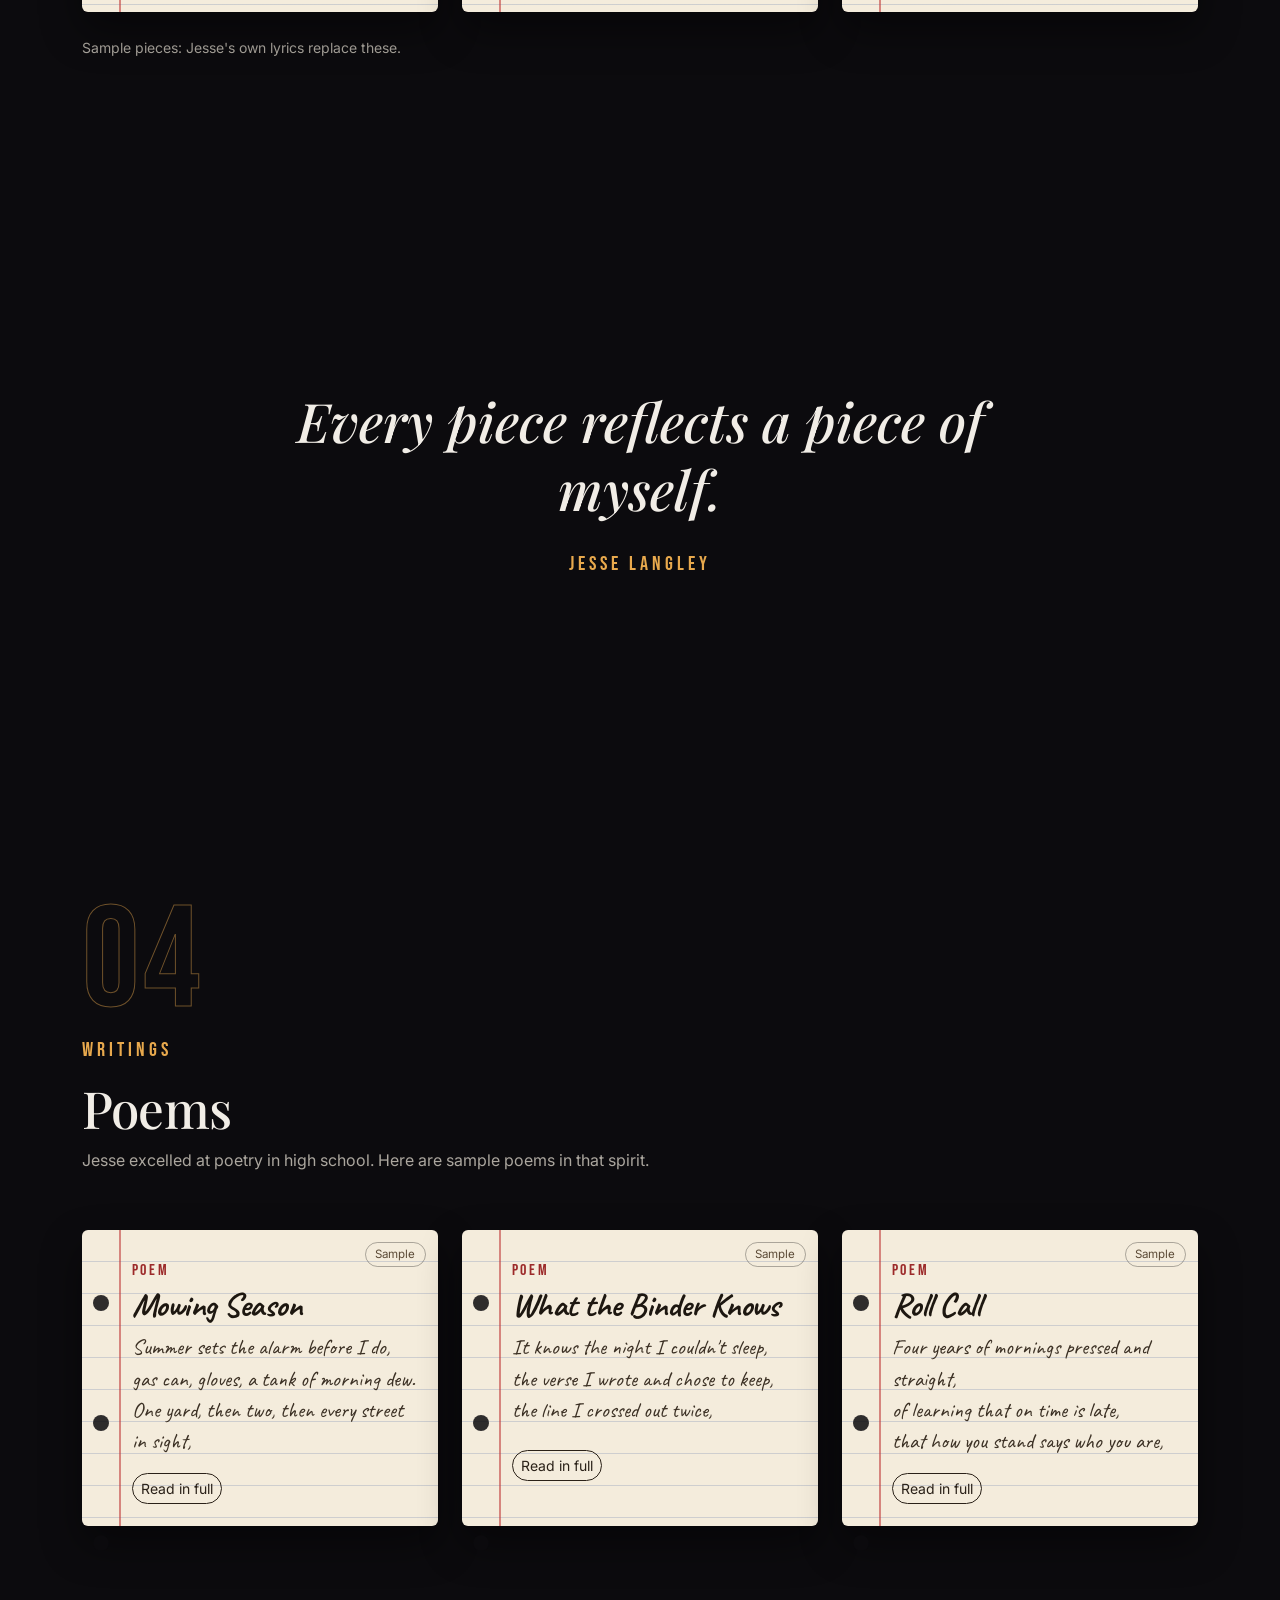
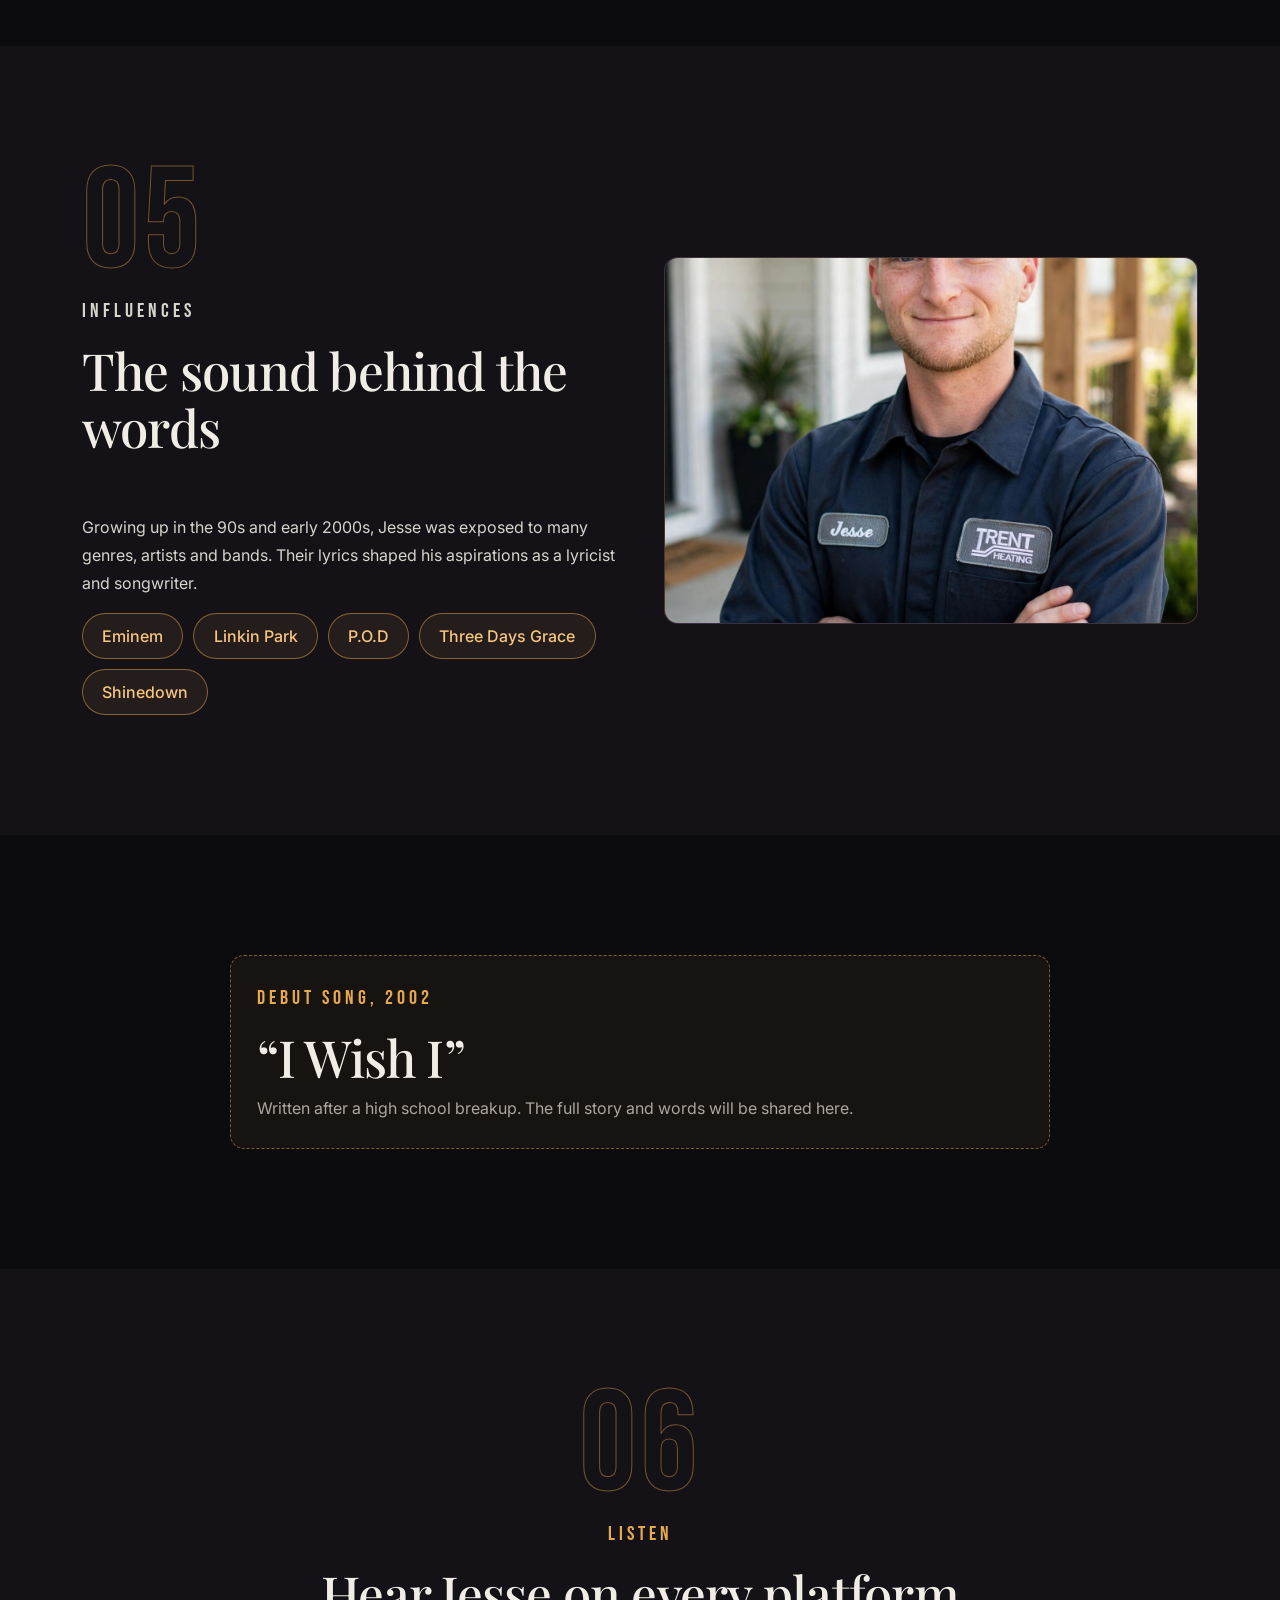
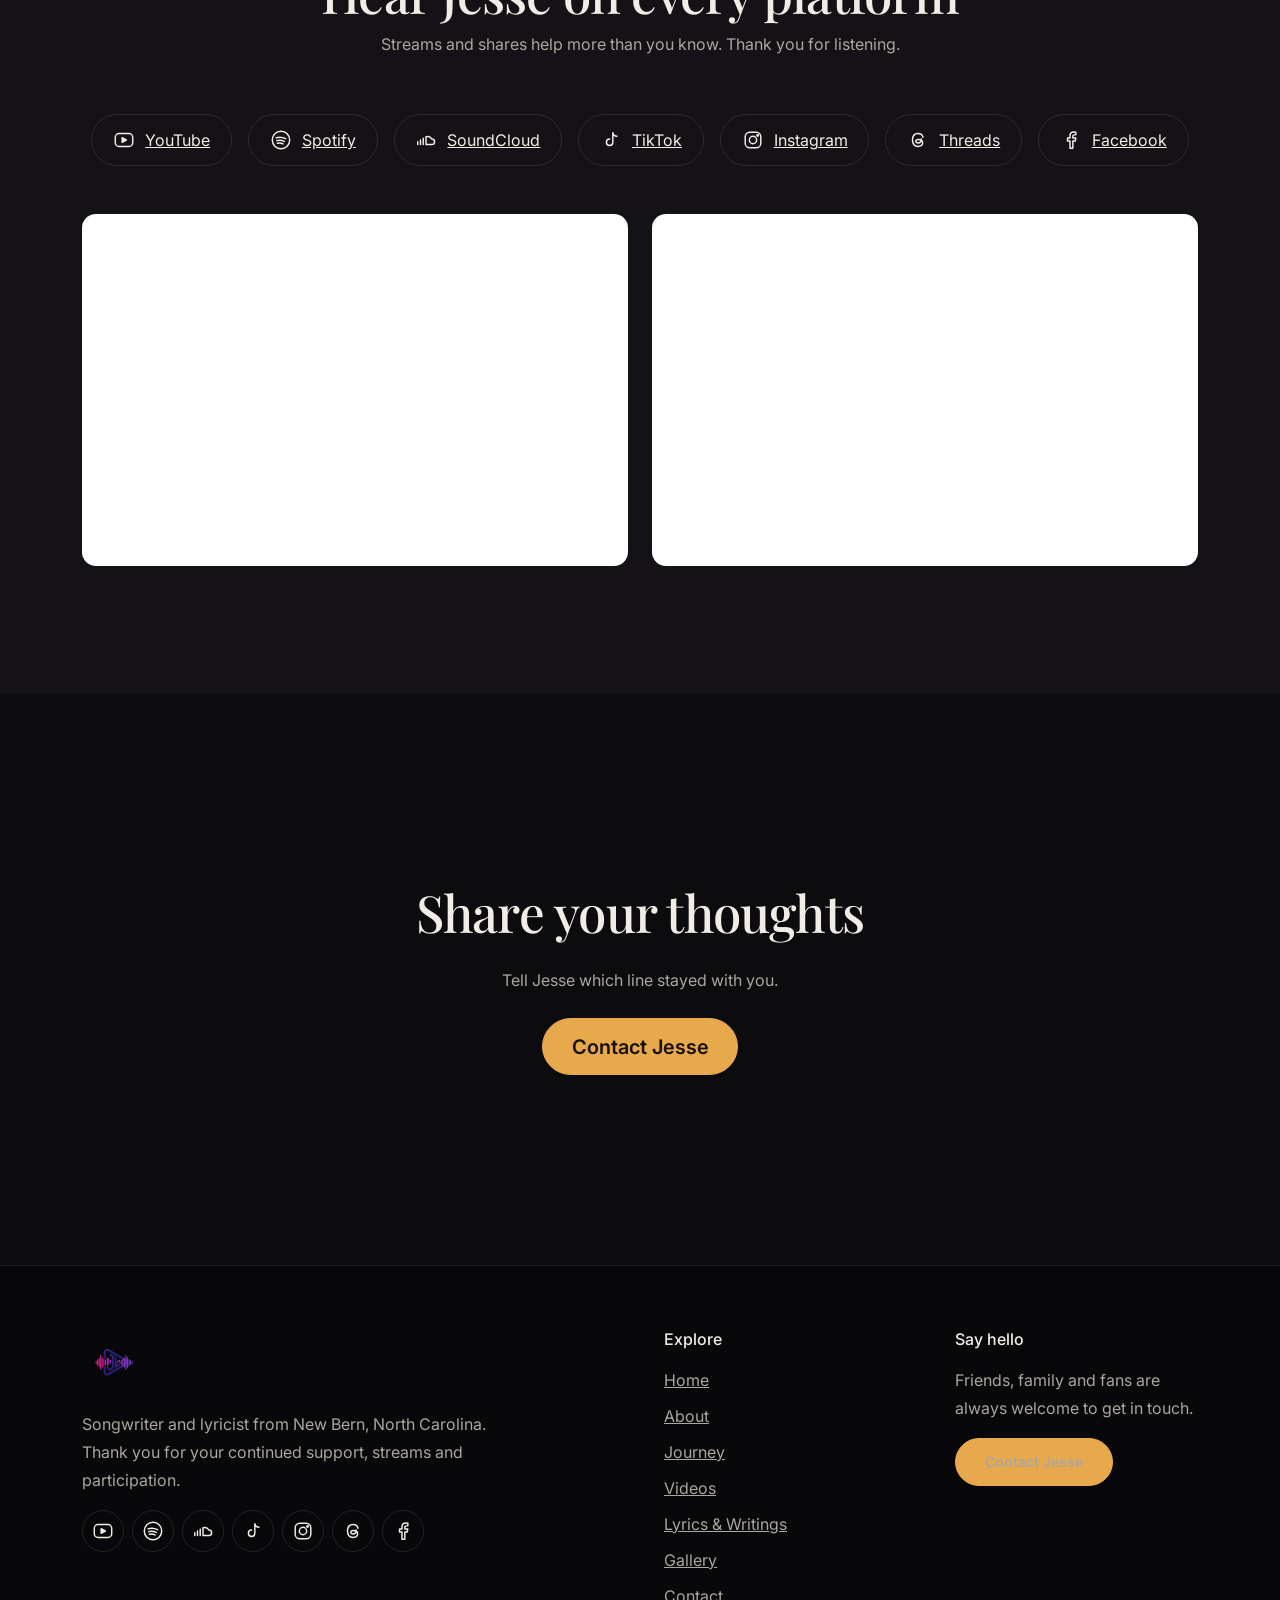
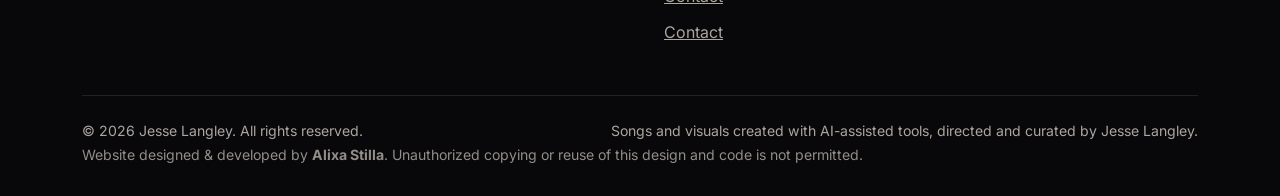
<file: lyrics.html>
<!DOCTYPE html>
<!-- Website designed and developed by SRM卝SAMIヅ. All rights reserved. -->
<html lang="en" data-bs-theme="dark">
<head>
<meta charset="utf-8"><meta name="viewport" content="width=device-width,initial-scale=1">
<title>Lyrics & Writings | Jesse Langley</title><meta name="description" content="Lyrics, poems and writings from Jesse Langley, songwriter and lyricist from New Bern, North Carolina."><meta name="theme-color" content="#0c0b0e">
<meta name="author" content="Alixa Stilla"><meta name="copyright" content="Website design and code Developer by Alixa Stilla">
<link rel="canonical" href="https://YOUR-USERNAME.github.io/YOUR-REPO/lyrics.html">
<meta property="og:type" content="website"><meta property="og:title" content="Lyrics & Writings | Jesse Langley"><meta property="og:description" content="Lyrics, poems and writings from Jesse Langley, songwriter and lyricist from New Bern, North Carolina."><meta property="og:image" content="https://YOUR-USERNAME.github.io/YOUR-REPO/assets/images/stock/bg-stage-lights.jpg">
<meta name="twitter:card" content="summary_large_image">
<link rel="icon" href="assets/images/Jesse%20Langley-JL%20Abstract%20Favicon%20Logo.png">
<link rel="preconnect" href="https://fonts.googleapis.com"><link rel="preconnect" href="https://fonts.gstatic.com" crossorigin>
<link href="https://fonts.googleapis.com/css2?family=Bebas+Neue&amp;family=Caveat:wght@500;700&amp;family=Inter:wght@400;500;600&amp;family=Playfair+Display:ital,wght@0,400;0,500;1,500&amp;display=swap" rel="stylesheet">
<link rel="stylesheet" href="assets/vendor/bootstrap.min.css"><link rel="stylesheet" href="assets/css/style.css">
</head>
<body>
<a class="skip" href="#main">Skip to content</a><div id="prog"></div>
<nav class="navbar navbar-expand-lg fixed-top" id="nav" aria-label="Main"><div class="container">
<a class="navbar-brand" href="index.html" aria-label="Jesse Langley, home"><img data-logo="logoHeader" alt=""><span class="brand-txt">Jesse <em>Langley</em></span></a>
<button class="navbar-toggler" type="button" data-bs-toggle="collapse" data-bs-target="#menu" aria-controls="menu" aria-expanded="false" aria-label="Toggle navigation"><span class="navbar-toggler-icon"></span></button>
<div class="collapse navbar-collapse" id="menu"><ul class="navbar-nav ms-auto"><li class="nav-item"><a class="nav-link" href="index.html">Home</a></li><li class="nav-item"><a class="nav-link" href="about.html">About</a></li><li class="nav-item"><a class="nav-link" href="journey.html">Journey</a></li><li class="nav-item"><a class="nav-link" href="videos.html">Videos</a></li><li class="nav-item"><a class="nav-link active" href="lyrics.html" aria-current=page>Lyrics</a></li><li class="nav-item"><a class="nav-link" href="gallery.html">Gallery</a></li><li class="nav-item"><a class="nav-link" href="contact.html">Contact</a></li></ul></div></div></nav>
<main id="main">
<header class="page-hero" data-bg="heroLyrics"><div class="container"><p class="kicker">Lyrics and writings</p><h1>From the red binder</h1><p class="lead" style="max-width:40rem">Songs and poems, written the way Jesse started: one page at a time.</p></div></header>
<section class="sec"><div class="container"><div class="row align-items-center g-5"><div class="col-lg-6" data-rv><div class="frame-off"><div class="frame wide"><img data-img="binder" alt="The red binder" loading="lazy"></div></div></div><div class="col-lg-6 prose" data-rv><div class="sec-head" data-rv><span class="chap" aria-hidden="true">01</span><p class="kicker">The binder</p><h2>Where the words began</h2></div>
<p>Jesse used to carry around a red three-ring binder full of the songs he wrote in high school. His first debut song, <em>I Wish I</em>, was fully written in 2002.</p><p>This page is that binder, opened up for friends, family and fans.</p></div></div></div></section>
<section class="sec sec-alt"><div class="container"><div class="sec-head text-center" data-rv><span class="chap" aria-hidden="true">02</span><p class="kicker">Where the words come from</p><h2>Four themes</h2><p class=mut>Jesse's writing draws on the life he has lived.</p></div><div class="row g-4"><div class="col-md-6 col-lg-3" data-rv><div class="card-x"><div class=ico>1</div><h3>Hometown</h3><p>Small-town America and New Bern, North Carolina.</p></div></div><div class="col-md-6 col-lg-3" data-rv><div class="card-x"><div class=ico>2</div><h3>Family and values</h3><p>Hard work, honesty, morals and values.</p></div></div><div class="col-md-6 col-lg-3" data-rv><div class="card-x"><div class=ico>3</div><h3>Service</h3><p>NJROTC, Basic Training and the Army National Guard.</p></div></div><div class="col-md-6 col-lg-3" data-rv><div class="card-x"><div class=ico>4</div><h3>Work and resilience</h3><p>Fast food, HVAC and the road since.</p></div></div></div></div></section>
<section class="sec"><div class="container"><div class="sec-head" data-rv><span class="chap" aria-hidden="true">03</span><p class="kicker">Lyrics</p><h2>Songs from the binder</h2><p class=mut>The six pieces below are sample lyrics showing how songs will appear. Tap one to read it.</p></div><div class="row g-4" data-lyrics></div><p class="mut mt-4 small">Sample pieces: Jesse's own lyrics replace these.</p></div></section>
<section class="band " data-bg="bandBinder"><div class="container" data-rv><blockquote>Every piece reflects a piece of myself.</blockquote><p class="kicker mt-4">Jesse Langley</p></div></section>
<section class="sec"><div class="container"><div class="sec-head" data-rv><span class="chap" aria-hidden="true">04</span><p class="kicker">Writings</p><h2>Poems</h2><p class=mut>Jesse excelled at poetry in high school. Here are sample poems in that spirit.</p></div><div class="row g-4" data-poems></div></div></section>
<section class="sec sec-alt"><div class="container"><div class="row align-items-center g-5"><div class="col-lg-6 order-lg-2" data-rv><div class="frame-off"><div class="frame wide"><img data-img="influences" alt="Influences" loading="lazy"></div></div></div><div class="col-lg-6 prose" data-rv><div class="sec-head" data-rv><span class="chap" aria-hidden="true">05</span><p class="kicker">Influences</p><h2>The sound behind the words</h2></div>
<p>Growing up in the 90s and early 2000s, Jesse was exposed to many genres, artists and bands. Their lyrics shaped his aspirations as a lyricist and songwriter.</p><div class="chips"><span class="chip">Eminem</span><span class="chip">Linkin Park</span><span class="chip">P.O.D</span><span class="chip">Three Days Grace</span><span class="chip">Shinedown</span></div></div></div></div></section>
<section class="sec"><div class="container"><div class="binder-note mx-auto" style="max-width:820px" data-rv><p class="kicker">Debut song, 2002</p><h2>“I Wish I”</h2><p class="mb-0 mut">Written after a high school breakup. The full story and words will be shared here.</p></div></div></section>
<section class="sec sec-alt"><div class="container"><div class="sec-head text-center" data-rv><span class="chap" aria-hidden="true">06</span><p class="kicker">Listen</p><h2>Hear Jesse on every platform</h2><p class=mut>Streams and shares help more than you know. Thank you for listening.</p></div><div class="d-flex flex-wrap justify-content-center gap-3 mb-5" data-platforms data-rv></div><div class="row g-4"><div class="col-lg-6" data-rv><iframe class="embed" title="Jesse Langley on Spotify" src="https://open.spotify.com/embed/artist/2uEYRimjVZQnL5n4DVqWCo?utm_source=generator&amp;theme=0" height="352" loading="lazy" allow="autoplay; clipboard-write; encrypted-media; fullscreen; picture-in-picture"></iframe></div><div class="col-lg-6" data-rv><iframe class="embed" title="Jesse Langley on SoundCloud" src="https://w.soundcloud.com/player/?url=https%3A//soundcloud.com/jesse-langley-177547313&amp;color=%23e8a94d&amp;hide_related=true&amp;show_comments=false&amp;visual=false" height="352" loading="lazy"></iframe></div></div></div></section>
<section class="band " data-bg="bandWave"><div class="container" data-rv><div class="text-center"><h2>Share your thoughts</h2><p class="mut mx-auto my-4" style="max-width:36rem">Tell Jesse which line stayed with you.</p><div class="d-flex flex-wrap gap-3 justify-content-center"><a class="btn btn-gold btn-lg" href="contact.html">Contact Jesse</a></div></div></div></section>
</main>
<footer class="ftr"><div class="container"><div class="row g-5">
<div class="col-lg-5"><a href="index.html" aria-label="Jesse Langley, home"><img data-logo="logoFooter" alt="Jesse Langley logo"></a><p class="mut mt-3" style="max-width:30rem">Songwriter and lyricist from New Bern, North Carolina. Thank you for your continued support, streams and participation.</p><div class="d-flex flex-wrap gap-2" data-social></div></div>
<div class="col-6 col-lg-3 offset-lg-1"><h4 class="h6 mb-3">Explore</h4><ul><li><a href="index.html">Home</a></li><li><a href="about.html">About</a></li><li><a href="journey.html">Journey</a></li><li><a href="videos.html">Videos</a></li><li><a href="lyrics.html">Lyrics &amp; Writings</a></li><li><a href="gallery.html">Gallery</a></li><li><a href="contact.html">Contact</a></li><li><a href="contact.html">Contact</a></li></ul></div>
<div class="col-6 col-lg-3"><h4 class="h6 mb-3">Say hello</h4><p class="mut">Friends, family and fans are always welcome to get in touch.</p><a class="btn btn-gold btn-sm" href="contact.html">Contact Jesse</a></div></div>
<div class="bot d-flex flex-wrap justify-content-between gap-2"><span>&copy; <span id="yr"></span> Jesse Langley. All rights reserved.</span><span>Songs and visuals created with AI-assisted tools, directed and curated by Jesse Langley.</span></div>
<div class="bot border-0 mt-0 pt-0 credit">Website designed &amp; developed by <strong lang="ja">Alixa Stilla</strong>. Unauthorized copying or reuse of this design and code is not permitted.</div></div></footer>
<button id="totop" aria-label="Back to top" hidden><svg viewBox="0 0 24 24" width="20" height="20" fill="none" stroke="currentColor" stroke-width="2" stroke-linecap="round" stroke-linejoin="round" aria-hidden="true"><path d="M6 14l6-6 6 6"/></svg></button>
<div class="modal fade" id="ytModal" tabindex="-1" aria-labelledby="ytTitle" aria-hidden="true"><div class="modal-dialog modal-dialog-centered" style="max-width:min(400px,calc((100svh - 130px)*.5625))"><div class="modal-content">
<div class="modal-header border-0 py-2"><h2 class="modal-title fs-6 fd" id="ytTitle"></h2><button type="button" class="btn-close" data-bs-dismiss="modal" aria-label="Close"></button></div>
<div class="modal-body"><div class="ratio ratio-9x16"><iframe id="ytFrame" title="YouTube Short" allow="autoplay; encrypted-media; picture-in-picture; fullscreen" allowfullscreen></iframe></div></div>
<div class="modal-footer border-0 justify-content-center py-2"><a id="ytLink" class="btn btn-outline-light btn-sm" href="#" target="_blank" rel="noopener">Watch on YouTube</a></div></div></div></div>
<div class="modal fade" id="lbModal" tabindex="-1" aria-label="Photo viewer" aria-hidden="true"><div class="modal-dialog modal-dialog-centered modal-xl"><div class="modal-content">
<button type="button" class="btn-close btn-close-white ms-auto mb-2" data-bs-dismiss="modal" aria-label="Close"></button>
<div class="modal-body"><img id="lbImg" alt=""><button id="lbPrev" class="lb-nav" aria-label="Previous photo">&lsaquo;</button><button id="lbNext" class="lb-nav" aria-label="Next photo">&rsaquo;</button>
<p class="mt-3 mb-0 fd fs-5" id="lbCap"></p><p class="mut small" id="lbN" aria-live="polite"></p></div></div></div></div>
<div class="modal fade" id="lyrModal" tabindex="-1" aria-labelledby="lyrTitle" aria-hidden="true"><div class="modal-dialog modal-dialog-centered modal-dialog-scrollable"><div class="modal-content">
<div class="modal-header border-0 pb-0"><span class="ptag ms-4" id="lyrTheme"></span><button type="button" class="btn-close" data-bs-dismiss="modal" aria-label="Close"></button></div>
<div class="modal-body"><h2 id="lyrTitle"></h2><div id="lyrBody"></div></div></div></div></div>
<script src="assets/vendor/bootstrap.bundle.min.js"></script><script src="assets/js/config.js"></script><script>document.getElementById("yr").textContent=new Date().getFullYear()</script><script src="assets/js/main.js"></script>
</body></html>
</file>
<file: assets/css/style.css>
/* JESSE LANGLEY — custom styles on top of Bootstrap 5.3 (dark theme) */
:root,[data-bs-theme=dark]{--bs-body-bg:#0c0b0e;--bs-body-color:#f1ede6;--bs-body-font-family:Inter,system-ui,-apple-system,"Segoe UI",sans-serif;--bs-primary:#e8a94d;--bs-primary-rgb:232,169,77;
--bs-secondary-color:#aba69e;--bs-border-color:rgba(255,255,255,.1);--bs-link-color:#e8a94d;--bs-link-hover-color:#f6c57e;--gold:#e8a94d;--gold2:#f6c57e;--bg2:#141217;
--fd:"Playfair Display",Georgia,serif;--grad:linear-gradient(135deg,#1d1633,#35210f);--navh:76px}
html{scroll-behavior:smooth;scroll-padding-top:var(--navh)}body{overflow-x:hidden;line-height:1.75;-webkit-font-smoothing:antialiased}
h1,h2,h3,.display-1,.display-3,.fd{font-family:var(--fd);font-weight:500;letter-spacing:-.015em}
h2{font-size:clamp(1.9rem,3.4vw + .6rem,3.2rem);line-height:1.12}h3{font-size:clamp(1.25rem,1vw + 1rem,1.6rem)}
em{color:var(--gold);font-style:italic}
.kicker{color:var(--gold);letter-spacing:.04em;margin-bottom:.8rem;font-size:1rem}
.sec{padding:clamp(64px,10vw,120px) 0}.sec-alt{background:var(--bg2)}
.lead{color:#dcd7cf}.text-muted,.mut{color:var(--bs-secondary-color)!important}
.sec-head{max-width:640px;margin-bottom:clamp(30px,5vw,56px)}.sec-head.text-center{margin-inline:auto}
.btn-gold{--bs-btn-bg:var(--gold);--bs-btn-border-color:var(--gold);--bs-btn-color:#16110a;--bs-btn-hover-bg:var(--gold2);--bs-btn-hover-border-color:var(--gold2);--bs-btn-hover-color:#16110a;--bs-btn-active-bg:var(--gold2);--bs-btn-active-color:#16110a;font-weight:600;border-radius:99px;padding:.8rem 1.8rem}
.btn-outline-light{border-radius:99px;padding:.8rem 1.8rem;--bs-btn-border-color:rgba(255,255,255,.4)}
:focus-visible{outline:2px solid var(--gold)!important;outline-offset:3px}
.skip{position:absolute;left:-999px;top:8px;z-index:2000;background:var(--gold);color:#16110a;padding:8px 14px;border-radius:8px}.skip:focus{left:8px}
#prog{position:fixed;top:0;left:0;height:3px;width:0;background:var(--gold);z-index:1100}
/* navbar */
#nav{padding:.7rem 0;border-bottom:1px solid transparent;transition:background .3s,border-color .3s,padding .3s}
#nav.solid{background:rgba(12,11,14,.92);backdrop-filter:blur(14px);-webkit-backdrop-filter:blur(14px);border-color:var(--bs-border-color);padding:.4rem 0}
.navbar-brand{display:flex;align-items:center;gap:10px;font:500 1.5rem var(--fd);color:#fff!important}.navbar-brand em{color:var(--gold)}
.navbar-brand img{display:none;height:44px;width:auto}.navbar-brand img.on{display:block}
.nav-link{color:#cfcac2!important;font-size:.98rem;position:relative}.nav-link:hover,.nav-link.active{color:#fff!important}
@media(min-width:992px){.nav-link{padding:.5rem .9rem!important}.nav-link.active::after{content:"";position:absolute;left:.9rem;right:.9rem;bottom:2px;height:1px;background:var(--gold)}}
@media(max-width:991.98px){.navbar-collapse{background:rgba(12,11,14,.97);margin:.6rem calc(var(--bs-gutter-x)*-.5) 0;padding:.6rem 1.5rem 1.2rem;border-top:1px solid var(--bs-border-color);max-height:calc(100svh - 70px);overflow:auto}
.nav-link{padding:.8rem 0!important;font-size:1.15rem}}
.navbar-toggler{border-color:rgba(255,255,255,.3)}
/* heroes */
.hero,.page-hero,.band{position:relative;background:var(--grad) center/cover no-repeat;isolation:isolate}
.hero.has-img,.page-hero.has-img,.band.has-img{background-image:var(--ov),var(--img)}
.hero{--ov:linear-gradient(100deg,rgba(12,11,14,.92) 0%,rgba(12,11,14,.62) 55%,rgba(12,11,14,.5) 100%),linear-gradient(180deg,rgba(12,11,14,.2) 70%,#0c0b0e 100%);min-height:100svh;display:flex;align-items:center;padding:calc(var(--navh) + 20px) 0 70px;overflow:hidden}
.hero h1{font-size:clamp(3.4rem,11vw,8.6rem);line-height:.95}
.hero .lead{max-width:34rem;font-size:clamp(1.1rem,.8vw + .9rem,1.35rem);margin:1.4rem 0 2rem}
.hero .container>.row>*{animation:rise 1s both}.hero .container>.row>*:nth-child(2){animation-delay:.2s}
@keyframes rise{from{opacity:0;transform:translateY(26px)}}
.hero-facts{list-style:none;padding:0;margin:2.4rem 0 0;display:flex;flex-wrap:wrap;gap:10px}
.hero-facts li{border:1px solid rgba(255,255,255,.2);border-radius:99px;padding:.35rem 1rem;font-size:.9rem;background:rgba(12,11,14,.45);backdrop-filter:blur(6px)}
.portrait-wrap{position:relative;display:flex;justify-content:center;align-items:flex-end;min-height:280px}
.portrait-wrap .glow{position:absolute;width:min(92%,460px);aspect-ratio:1;border-radius:50%;bottom:4%;background:radial-gradient(circle,rgba(232,169,77,.55),rgba(232,169,77,.08) 62%,transparent 70%);filter:blur(6px)}
.portrait-wrap::after{content:"";position:absolute;width:min(78%,390px);aspect-ratio:1;border-radius:50%;bottom:8%;border:1px solid rgba(232,169,77,.5)}
.portrait-cut{position:relative;z-index:2;max-height:min(74vh,640px);max-width:100%;width:auto;filter:drop-shadow(0 22px 40px rgba(0,0,0,.6))}
@media(max-width:991.98px){.hero{text-align:center;min-height:auto;padding-top:calc(var(--navh) + 10px)}.hero .lead{margin-inline:auto}.hero .d-flex,.hero-facts{justify-content:center}.portrait-cut{max-height:52vh}}
.scroll-cue{position:absolute;bottom:22px;left:50%;width:22px;height:36px;margin-left:-11px;border:1.5px solid rgba(255,255,255,.5);border-radius:12px}
.scroll-cue::after{content:"";position:absolute;left:50%;top:7px;width:3px;height:7px;margin-left:-1.5px;border-radius:2px;background:var(--gold);animation:dot 1.8s infinite}
@keyframes dot{60%{transform:translateY(11px);opacity:0}}
@media(max-width:991.98px){.scroll-cue{display:none}}
.page-hero{--ov:linear-gradient(180deg,rgba(12,11,14,.62),rgba(12,11,14,.4) 45%,#0c0b0e 100%);padding:calc(var(--navh) + clamp(70px,12vw,140px)) 0 clamp(50px,8vw,90px)}
.page-hero h1{font-size:clamp(2.8rem,8vw,6rem);line-height:1}
.band{--ov:linear-gradient(rgba(12,11,14,.74),rgba(12,11,14,.74));background-attachment:fixed;padding:clamp(90px,15vw,190px) 0;text-align:center}
@media(max-width:991.98px){.band{background-attachment:scroll}}
.band blockquote{font:italic 500 clamp(1.7rem,3.8vw + .6rem,3.4rem)/1.25 var(--fd);max-width:24ch;margin:0 auto}
/* stats + cards */
.stat{padding:1.6rem 1rem;text-align:center;border:1px solid var(--bs-border-color);border-radius:12px;height:100%;background:var(--bg2);transition:border-color .3s,transform .3s}
.stat:hover{border-color:rgba(232,169,77,.5);transform:translateY(-4px)}
.stat b{display:block;font:500 clamp(2.2rem,4vw,3.2rem)/1 var(--fd);color:var(--gold)}.stat span{display:block;margin-top:.5rem;font-size:.92rem;color:var(--bs-secondary-color);line-height:1.4}
.tile{position:relative;border-radius:14px;overflow:hidden;background:var(--grad);height:100%;min-height:380px;display:flex;align-items:flex-end;border:1px solid var(--bs-border-color)}
.tile>img{position:absolute;inset:0;width:100%;height:100%;object-fit:cover;transition:transform .8s}.tile:hover>img{transform:scale(1.05)}
.tile::after{content:"";position:absolute;inset:0;background:linear-gradient(transparent 25%,rgba(12,11,14,.94))}
.tile .t{position:relative;z-index:2;padding:1.6rem}.tile .t p{color:#d6d1c9;margin:.4rem 0 0;font-size:.98rem;line-height:1.6}
.card-x{background:var(--bg2);border:1px solid var(--bs-border-color);border-radius:14px;padding:1.8rem;height:100%;transition:border-color .3s,transform .3s}
.sec-alt .card-x{background:var(--bs-body-bg)}.card-x:hover{border-color:rgba(232,169,77,.45);transform:translateY(-4px)}
.card-x p{color:var(--bs-secondary-color);margin:.6rem 0 0}.card-x .ico{width:46px;height:46px;border-radius:50%;display:grid;place-items:center;background:rgba(232,169,77,.12);color:var(--gold);margin-bottom:1rem;font:500 1.2rem var(--fd)}
.frame{position:relative;border-radius:14px;overflow:hidden;background:var(--grad);aspect-ratio:4/5;border:1px solid var(--bs-border-color)}
.frame.wide{aspect-ratio:16/11}.frame img{width:100%;height:100%;object-fit:cover}
.frame-off{position:relative}.frame-off::before{content:"";position:absolute;inset:18px -18px -18px 18px;border:1px solid rgba(232,169,77,.45);border-radius:14px;z-index:-1}
@media(max-width:767.98px){.frame-off::before{inset:12px -10px -12px 12px}}
.chips{display:flex;flex-wrap:wrap;gap:10px}.chip{padding:.5rem 1.2rem;border:1px solid rgba(232,169,77,.5);border-radius:99px;color:var(--gold2);background:rgba(232,169,77,.08);font-weight:500}
.quote-card{border-left:3px solid var(--gold);padding:.4rem 0 .4rem 1.4rem;font:italic 500 1.35rem/1.5 var(--fd)}
.glance{position:sticky;top:calc(var(--navh) + 20px)}.glance dl{margin:0}.glance dt{color:var(--gold);font-weight:500;font-size:.9rem}.glance dd{margin:0 0 1rem;font-size:1rem}
.prose p{color:#d8d3cb}.prose p+p{margin-top:1.1rem}
/* timeline */
.tl{list-style:none;margin:0;padding:0 0 0 30px;border-left:1px solid var(--bs-border-color);max-width:820px}
.tl li{position:relative;padding:0 0 2.2rem 8px}.tl li:last-child{padding-bottom:0}
.tl li::before{content:"";position:absolute;left:-37px;top:.55rem;width:11px;height:11px;border-radius:50%;background:var(--gold);box-shadow:0 0 0 5px rgba(232,169,77,.16)}
.tl b{display:block;color:var(--gold);font-weight:500}.tl h3{margin:.15rem 0 .35rem}.tl p{color:var(--bs-secondary-color);margin:0}
/* childhood polaroids */
.polaroid{margin:0;background:#f3efe8;color:#1b1712;padding:12px 12px 14px;border-radius:4px;box-shadow:0 14px 34px rgba(0,0,0,.45);transition:transform .35s}
.col-6:nth-child(odd) .polaroid{transform:rotate(-1.6deg)}.col-6:nth-child(even) .polaroid{transform:rotate(1.4deg)}.polaroid:hover{transform:rotate(0) scale(1.02)!important}
.pol-btn{display:block;width:100%;padding:0;border:0;background:#2a2430;aspect-ratio:4/5;overflow:hidden}.pol-btn img{width:100%;height:100%;object-fit:cover}
.polaroid figcaption{font:italic 500 1rem var(--fd);text-align:center;padding-top:10px}
/* shorts */
.ratio-9x16{--bs-aspect-ratio:177.7778%}
.short{display:block;padding:0;border:1px solid var(--bs-border-color);border-radius:14px;overflow:hidden;background:var(--grad);color:#fff;transition:transform .3s,border-color .3s}
.short:hover{transform:translateY(-5px);border-color:var(--gold)}.short>span{position:absolute;inset:0;display:block}.short img{width:100%;height:100%;object-fit:cover}
.short>span::after{content:"";position:absolute;inset:48% 0 0;background:linear-gradient(transparent,rgba(0,0,0,.85))}
.play{position:absolute;z-index:2;left:50%;top:50%;width:58px;height:58px;margin:-29px 0 0 -29px;display:grid;place-items:center;border-radius:50%;background:rgba(12,11,14,.6);border:1px solid rgba(255,255,255,.5);transition:.2s}
.short:hover .play{background:var(--gold);color:#16110a}.short b{position:absolute;z-index:2;left:14px;right:14px;bottom:14px;font-weight:500;text-align:left;font-size:.95rem}
#ytModal .modal-content{background:#000;border:1px solid var(--bs-border-color)}#ytModal .modal-body{padding:0}#ytModal iframe{border:0}
/* platforms */
.plat{display:inline-flex;align-items:center;gap:10px;padding:.7rem 1.3rem;border:1px solid var(--bs-border-color);border-radius:99px;color:var(--bs-body-color);transition:.2s}.plat:hover{border-color:var(--gold);color:var(--gold);transform:translateY(-2px)}
.soc{width:42px;height:42px;display:inline-grid;place-items:center;border:1px solid var(--bs-border-color);border-radius:50%;color:var(--bs-body-color);transition:.2s}.soc:hover{border-color:var(--gold);color:var(--gold)}
/* gallery */
.masonry{columns:3;column-gap:16px}@media(max-width:991.98px){.masonry{columns:2}}@media(max-width:480px){.masonry{columns:1}}
.g{display:block;width:100%;margin:0 0 16px;padding:0;border:0;border-radius:12px;overflow:hidden;break-inside:avoid;background:var(--grad);min-height:120px;position:relative}
.g img{width:100%;height:auto;transition:transform .6s}.g:hover img{transform:scale(1.04)}
#lbModal .modal-content{background:transparent;border:0}#lbModal .modal-body{position:relative;text-align:center;padding:0}
#lbImg{max-height:78vh;max-width:100%;width:auto;border-radius:8px;margin:auto}.lb-nav{position:absolute;top:44%;width:46px;height:46px;border-radius:50%;border:1px solid rgba(255,255,255,.4);background:rgba(12,11,14,.65);color:#fff;font-size:1.9rem;line-height:1;padding-bottom:4px}
.lb-nav:hover{background:var(--gold);color:#16110a}#lbPrev{left:6px}#lbNext{right:6px}
.modal-backdrop.show{opacity:.9}
/* award */
.award-box{background:radial-gradient(circle at 50% 40%,rgba(232,169,77,.18),transparent 65%);border-radius:18px;padding:2rem;display:grid;place-items:center}
.award-box button{background:none;border:0;padding:0}.award-box img{max-height:420px;max-width:100%;width:auto;filter:drop-shadow(0 18px 30px rgba(0,0,0,.6))}
/* form */
.form-control,.form-select{background:var(--bg2);border-color:var(--bs-border-color);padding:.8rem 1rem}.form-control:focus,.form-select:focus{background:var(--bg2);border-color:var(--gold);box-shadow:0 0 0 .2rem rgba(232,169,77,.18)}
.form-label{font-weight:500}.contact-card{background:var(--bg2);border:1px solid var(--bs-border-color);border-radius:16px;padding:clamp(1.4rem,4vw,2.4rem)}
.hp{position:absolute;left:-9999px}.form-ok{border:1px solid var(--gold);background:rgba(232,169,77,.08);border-radius:12px;padding:1.6rem}
/* footer */
.ftr{border-top:1px solid var(--bs-border-color);background:#08070a;padding:64px 0 28px}.ftr img{height:64px;width:auto;display:none}.ftr img.on{display:block}
.ftr a:not(.soc){color:var(--bs-secondary-color)}.ftr a:not(.soc):hover{color:var(--gold)}.ftr ul{list-style:none;padding:0;margin:0}.ftr li{margin-bottom:.5rem}
.ftr .bot{border-top:1px solid var(--bs-border-color);margin-top:2.6rem;padding-top:1.4rem;color:var(--bs-secondary-color);font-size:.88rem}
#totop{position:fixed;right:16px;bottom:16px;z-index:1000;width:44px;height:44px;border-radius:50%;border:1px solid var(--bs-border-color);background:rgba(20,18,23,.92);color:#fff;display:grid;place-items:center}#totop:hover{border-color:var(--gold);color:var(--gold)}
.rv{opacity:0;transform:translateY(26px);transition:opacity .8s,transform .8s}.rv.in{opacity:1;transform:none}
@media(prefers-reduced-motion:reduce){*,*::before,*::after{animation:none!important;transition:none!important;scroll-behavior:auto!important}.rv{opacity:1;transform:none}}

/* keep wide gutters from overflowing on phones */
@media(max-width:991.98px){.g-5,.gx-5{--bs-gutter-x:1.5rem}}

/* ====== v3: premium musician styling (SRM卝SAMIヅ) ====== */
:root{--fh:"Bebas Neue",Impact,sans-serif;--hand:Caveat,"Segoe Script",cursive;--red:#9c2a2a}
body::after{content:"";position:fixed;inset:0;pointer-events:none;z-index:1090;opacity:.035;mix-blend-mode:overlay;background-image:url("data:image/svg+xml,%3Csvg xmlns='http://www.w3.org/2000/svg' width='160' height='160'%3E%3Cfilter id='n'%3E%3CfeTurbulence type='fractalNoise' baseFrequency='.9' numOctaves='2'/%3E%3C/filter%3E%3Crect width='160' height='160' filter='url(%23n)'/%3E%3C/svg%3E")}
.hero{--ov:linear-gradient(100deg,rgba(12,11,14,.78) 0%,rgba(12,11,14,.3) 55%,rgba(12,11,14,.1) 100%),linear-gradient(180deg,rgba(12,11,14,0) 75%,#0c0b0e 100%)}
.hero h1{text-shadow:0 8px 40px rgba(0,0,0,.5)}
.hero .kicker,.kicker{font-family:var(--fh);font-size:1.25rem;letter-spacing:.2em;text-transform:uppercase}
/* chapter numbers */
.chap{display:block;font:400 clamp(4rem,12vw,9rem)/.8 var(--fh);color:transparent;-webkit-text-stroke:1px rgba(232,169,77,.45);margin-bottom:.4rem;letter-spacing:.02em;user-select:none}
.sec-head .chap{margin-bottom:.8rem}
/* vinyl + equalizer */
.vinyl{position:absolute;width:min(98%,520px);aspect-ratio:1;border-radius:50%;bottom:2%;z-index:0;opacity:.9;animation:spin 22s linear infinite;
background:radial-gradient(circle,#0c0b0e 0 5%,#e8a94d 5.5% 17%,#8b5a1c 17.5% 19%,transparent 19.5%),repeating-radial-gradient(circle,#141217 0 3px,#1d1a21 3px 4px),conic-gradient(from 0deg,#111,#2a2530 12%,#111 25%,#2a2530 62%,#111 75%);box-shadow:0 30px 70px rgba(0,0,0,.6),inset 0 0 0 2px rgba(255,255,255,.04)}
@keyframes spin{to{transform:rotate(360deg)}}
.portrait-wrap .glow{display:none}.portrait-wrap::after{display:none}
.eq{position:absolute;left:0;right:0;bottom:0;height:90px;display:flex;align-items:flex-end;gap:4px;padding:0;opacity:.55;z-index:0;pointer-events:none;-webkit-mask-image:linear-gradient(transparent,#000 70%);mask-image:linear-gradient(transparent,#000 70%)}
.eq i{flex:1;height:calc(var(--h)*1%);background:linear-gradient(var(--gold2),var(--gold));border-radius:3px 3px 0 0;animation:eq 1.6s ease-in-out infinite;animation-delay:var(--d)}
@keyframes eq{50%{height:calc(var(--h)*.35%)}}
/* ticker */
.ticker{overflow:hidden;border-block:1px solid var(--bs-border-color);background:#0a090c;padding:.9rem 0;white-space:nowrap}
.ticker__in{display:inline-flex;gap:2.2rem;animation:tick 38s linear infinite;padding-left:2.2rem}
.ticker span{font:400 clamp(1.4rem,3vw,2.2rem)/1 var(--fh);letter-spacing:.16em;text-transform:uppercase;color:#d9d4cb}.ticker i{width:10px;height:10px;background:var(--gold);transform:rotate(45deg);align-self:center;flex:none}
@keyframes tick{to{transform:translateX(-50%)}}
.ticker:hover .ticker__in{animation-play-state:paused}
/* stat numbers in bebas */
.stat b{font-family:var(--fh);font-weight:400;letter-spacing:.04em;font-size:clamp(2.8rem,5vw,4rem)}
/* horizontal timeline */
.hscroll{display:flex;gap:18px;overflow-x:auto;scroll-snap-type:x mandatory;padding:6px 2px 22px;-webkit-overflow-scrolling:touch}
.hscroll::-webkit-scrollbar{height:6px}.hscroll::-webkit-scrollbar-thumb{background:rgba(232,169,77,.5);border-radius:6px}
.hs{flex:0 0 min(78%,290px);scroll-snap-align:start;border-top:2px solid var(--gold);padding:1.1rem 0 0}
.hs b{font:400 2.2rem/1 var(--fh);color:var(--gold);letter-spacing:.05em}.hs h3{margin:.3rem 0 .4rem;font-size:1.3rem}.hs p{color:var(--bs-secondary-color);font-size:.97rem;margin:0}
/* mosaic */
.mosaic{display:grid;gap:12px;grid-template-columns:repeat(4,1fr);grid-auto-rows:clamp(110px,18vw,220px)}
.m{padding:0;border:0;border-radius:12px;overflow:hidden;background:var(--grad);position:relative}.m img{width:100%;height:100%;object-fit:cover;transition:transform .6s}.m:hover img{transform:scale(1.06)}
.m0{grid-column:span 2;grid-row:span 2}.m3{grid-column:span 2}
@media(max-width:575.98px){.mosaic{grid-template-columns:repeat(2,1fr)}.m3{grid-column:span 2}}
/* lyrics paper */
.paper{position:relative;height:100%;background:#f4ecdc repeating-linear-gradient(transparent 0 31px,rgba(70,100,160,.22) 31px 32px);color:#2a2118;border-radius:6px;padding:1.6rem 1.4rem 1.4rem 3.1rem;box-shadow:0 18px 40px rgba(0,0,0,.45);transition:transform .35s}
.paper::before{content:"";position:absolute;left:2.3rem;top:0;bottom:0;width:2px;background:rgba(190,50,50,.55)}
.paper::after{content:"";position:absolute;left:.7rem;top:22%;width:16px;height:16px;border-radius:50%;background:#0c0b0e;box-shadow:0 120px 0 #0c0b0e,0 240px 0 #0c0b0e;opacity:.85}
.paper:hover{transform:translateY(-6px) rotate(-.6deg)}
.paper h3{font-family:var(--hand);font-size:2.1rem;font-weight:700;margin:.3rem 0 .5rem;color:#1d1710;line-height:1.05}
.paper .snip{font-family:var(--hand);font-size:1.35rem;line-height:1.45;color:#3b3024;min-height:6.4rem}
.ptag{font:400 1rem var(--fh);letter-spacing:.18em;text-transform:uppercase;color:var(--red)}
.demo{position:absolute;right:12px;top:12px;font-size:.72rem;font-style:normal;border:1px solid rgba(0,0,0,.3);border-radius:99px;padding:.1rem .6rem;color:#5b4a36}
.paper .btn-outline-dark{--bs-btn-color:#2a2118;--bs-btn-border-color:#2a2118;--bs-btn-hover-bg:#2a2118;--bs-btn-hover-color:#f4ecdc;border-radius:99px}
#lyrModal .modal-content{background:#f4ecdc repeating-linear-gradient(transparent 0 33px,rgba(70,100,160,.22) 33px 34px);color:#2a2118;border:0;border-radius:6px}
#lyrModal .modal-body{padding:1.6rem 1.6rem 2rem 3.4rem;position:relative}#lyrModal .modal-body::before{content:"";position:absolute;left:2.6rem;top:0;bottom:0;width:2px;background:rgba(190,50,50,.55)}
#lyrModal h2{font-family:var(--hand);font-weight:700;font-size:2.6rem;color:#1d1710}#lyrModal p{font-family:var(--hand);font-size:1.55rem;line-height:34px;margin:0 0 34px}
#lyrModal .sl{font:400 1.1rem var(--fh);letter-spacing:.18em;color:var(--red);text-transform:uppercase;margin:0;line-height:34px}
.binder-note{border:1px dashed rgba(232,169,77,.5);border-radius:14px;padding:1.6rem;background:rgba(232,169,77,.05)}
/* embeds + misc */
.embed{border:0;width:100%;border-radius:14px;background:var(--bg2)}
.big-quote{font:italic 500 clamp(1.5rem,2.8vw + .6rem,2.6rem)/1.35 var(--fd)}
.sep{height:1px;background:linear-gradient(90deg,transparent,rgba(232,169,77,.5),transparent);border:0;margin:0}
.fact-row{display:flex;gap:1rem;align-items:flex-start;padding:1rem 0;border-bottom:1px solid var(--bs-border-color)}.fact-row:last-child{border:0}
.fact-row .ico{flex:none;width:44px;height:44px;border-radius:50%;display:grid;place-items:center;background:rgba(232,169,77,.12);color:var(--gold);font:400 1.3rem var(--fh)}
.fact-row h3{font:600 1.05rem var(--bs-body-font-family);margin:0}.fact-row p{margin:.1rem 0 0;color:var(--bs-secondary-color)}
.credit{opacity:.85}.credit a{color:var(--gold)}
.hero .scroll-cue{z-index:2}
@media(max-width:991.98px){.vinyl{width:min(90%,360px)}.eq{height:60px}}
#lyrModal .btn-close{filter:none}
</file>
